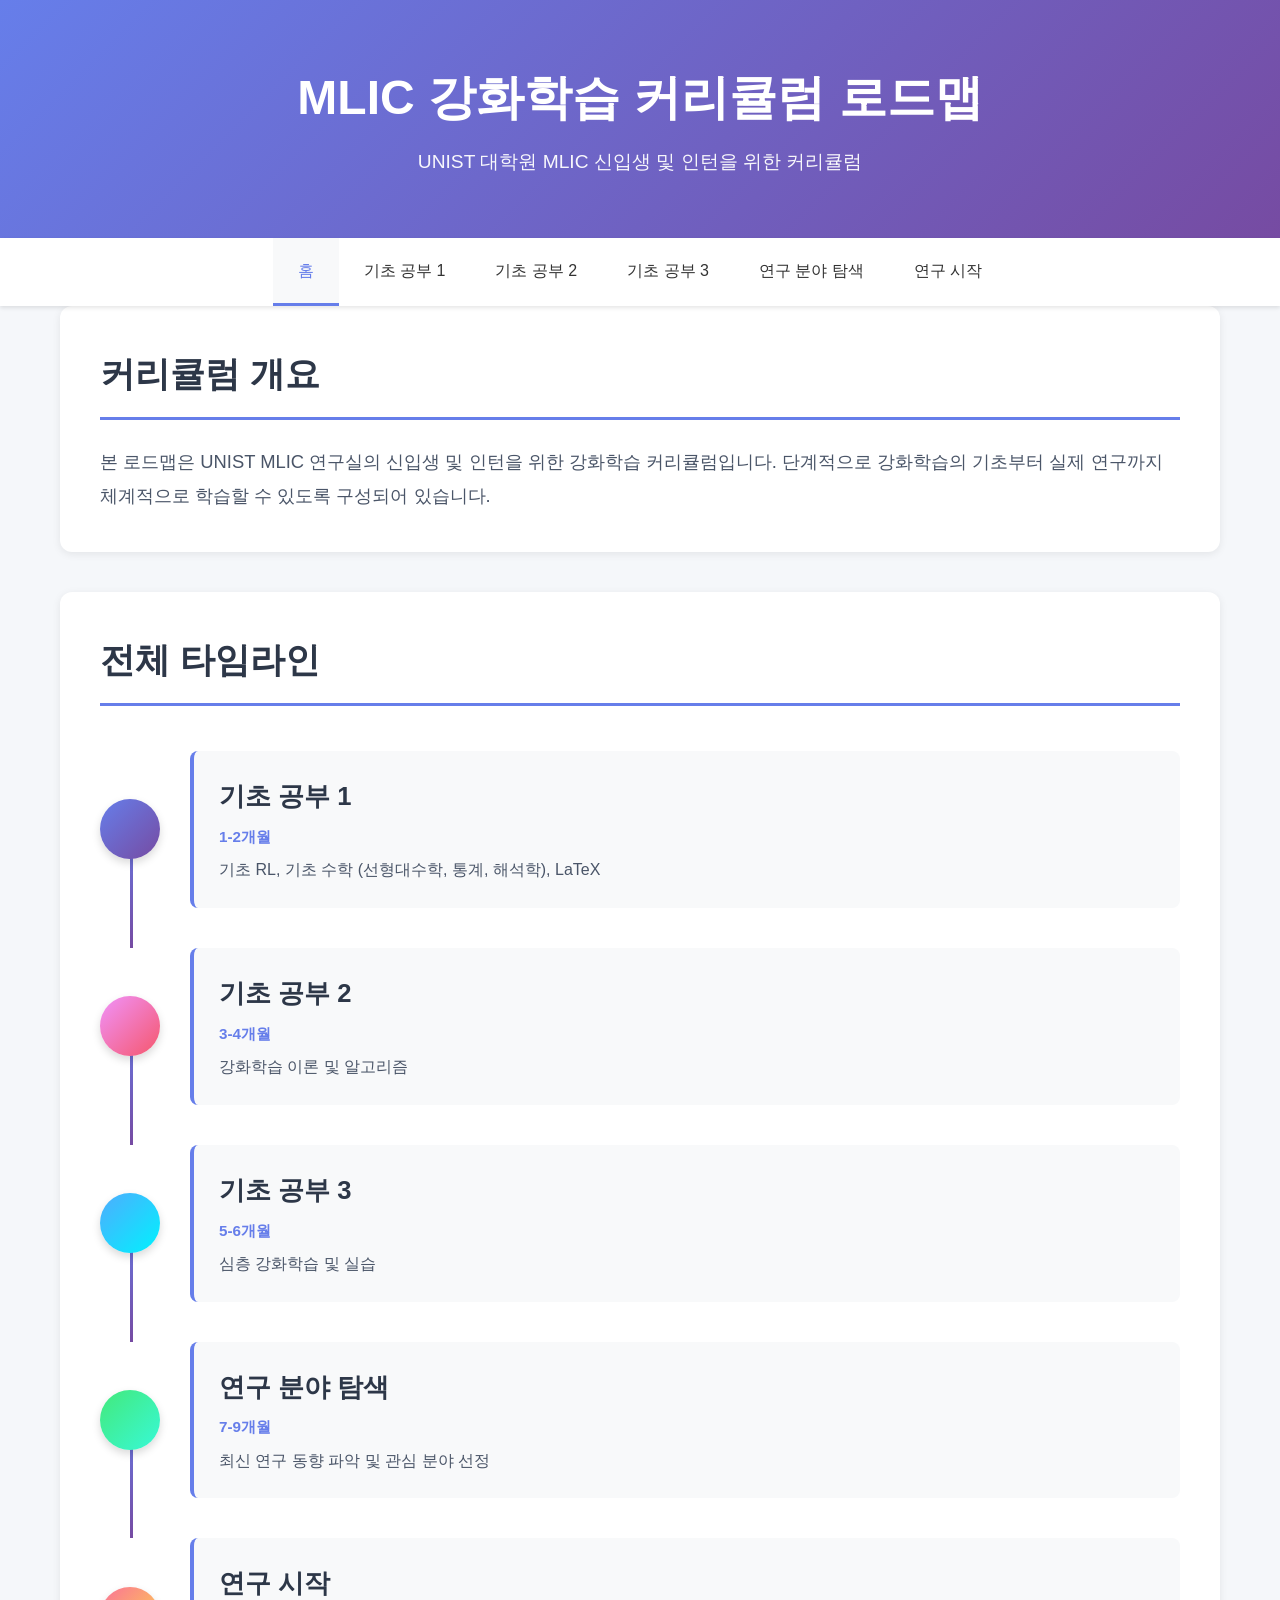
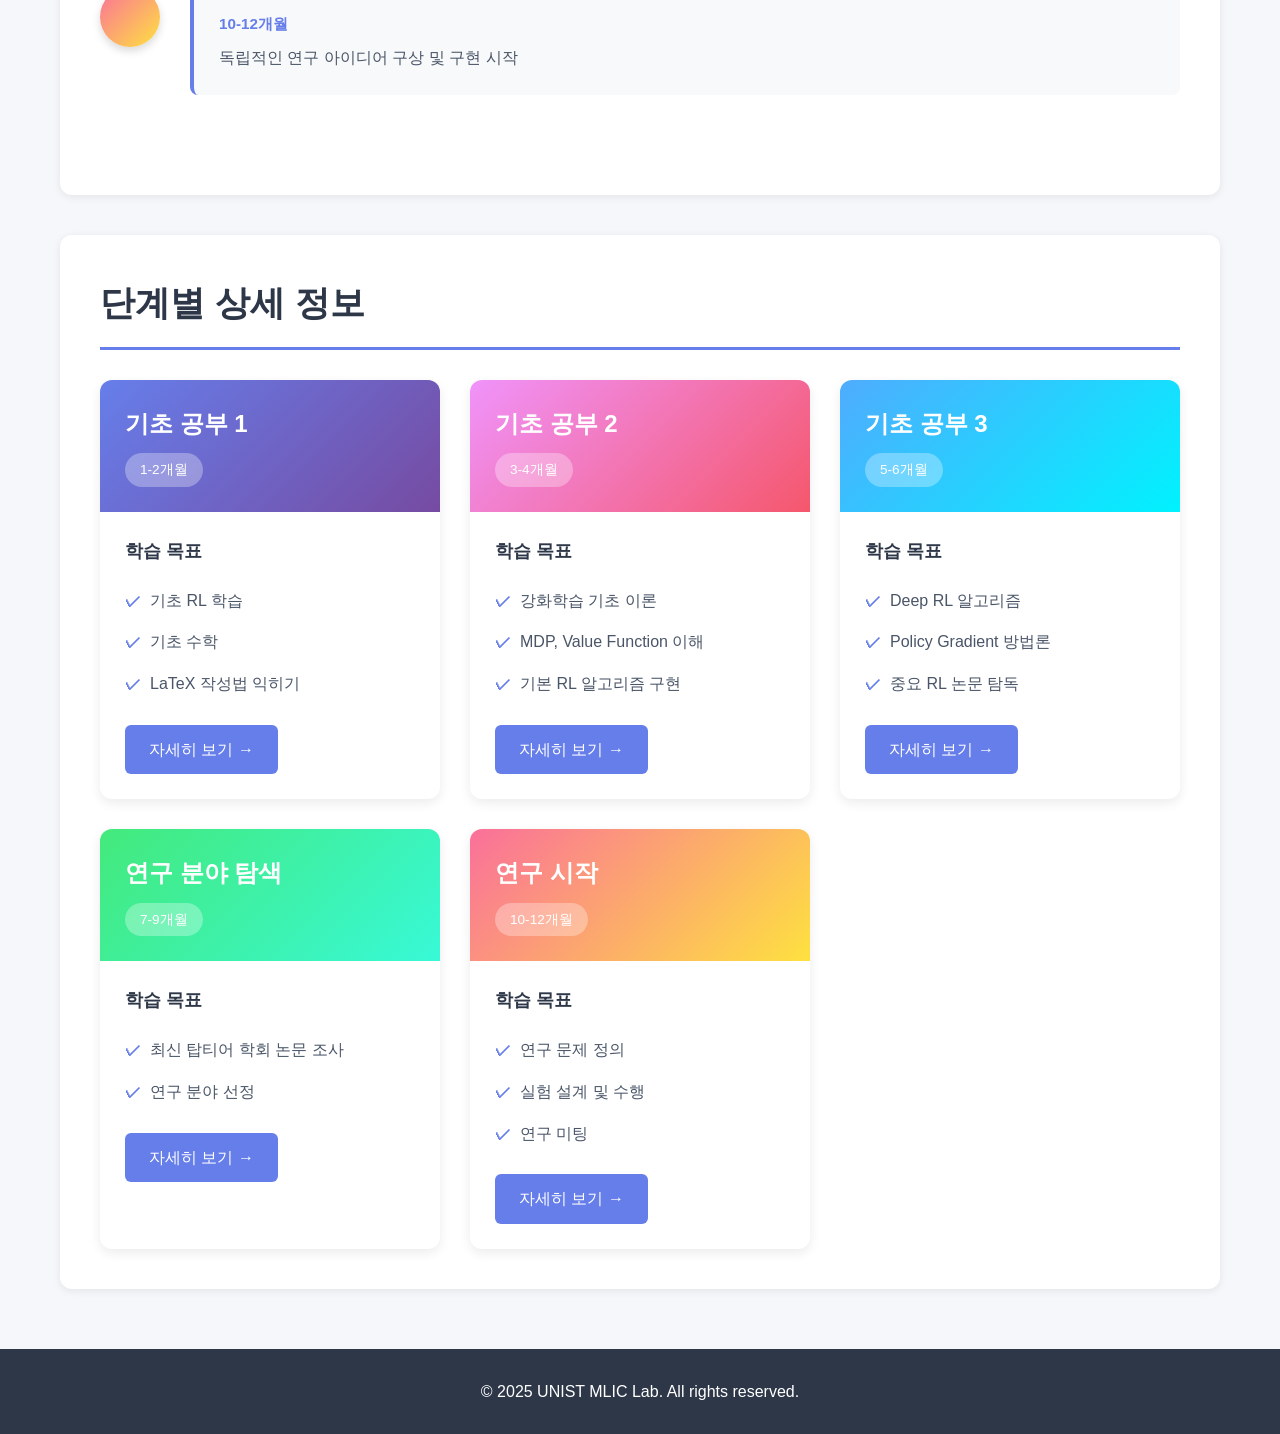
<file: index.html>
<!DOCTYPE html>
<html lang="ko">
<head>
    <meta charset="UTF-8">
    <meta name="viewport" content="width=device-width, initial-scale=1.0">
    <title>MLIC 강화학습 커리큘럼 로드맵</title>
    <link rel="stylesheet" href="styles.css">
</head>
<body>
    <header>
        <div class="container">
            <h1>MLIC 강화학습 커리큘럼 로드맵</h1>
            <p class="subtitle">UNIST 대학원 MLIC 신입생 및 인턴을 위한 커리큘럼</p>
        </div>
    </header>

    <nav class="main-nav">
        <div class="container">
            <ul>
                <li><a href="index.html" class="active">홈</a></li>
                <li><a href="stage1.html">기초 공부 1</a></li>
                <li><a href="stage2.html">기초 공부 2</a></li>
                <li><a href="stage3.html">기초 공부 3</a></li>
                <li><a href="stage4.html">연구 분야 탐색</a></li>
                <li><a href="stage5.html">연구 시작</a></li>
            </ul>
        </div>
    </nav>

    <main class="container">
        <section class="intro">
            <h2>커리큘럼 개요</h2>
            <p>본 로드맵은 UNIST MLIC 연구실의 신입생 및 인턴을 위한 강화학습 커리큘럼입니다. 
            단계적으로 강화학습의 기초부터 실제 연구까지 체계적으로 학습할 수 있도록 구성되어 있습니다.</p>
        </section>

        <section class="timeline">
            <h2>전체 타임라인</h2>
            <div class="timeline-container">
                <div class="timeline-item">
                    <div class="timeline-marker stage1"></div>
                    <div class="timeline-content">
                        <h3><a href="stage1.html">기초 공부 1</a></h3>
                        <p class="period">1-2개월</p>
                        <p>기초 RL, 기초 수학 (선형대수학, 통계, 해석학), LaTeX</p>
                    </div>
                </div>

                <div class="timeline-item">
                    <div class="timeline-marker stage2"></div>
                    <div class="timeline-content">
                        <h3><a href="stage2.html">기초 공부 2</a></h3>
                        <p class="period">3-4개월</p>
                        <p>강화학습 이론 및 알고리즘</p>
                    </div>
                </div>

                <div class="timeline-item">
                    <div class="timeline-marker stage3"></div>
                    <div class="timeline-content">
                        <h3><a href="stage3.html">기초 공부 3</a></h3>
                        <p class="period">5-6개월</p>
                        <p>심층 강화학습 및 실습</p>
                    </div>
                </div>

                <div class="timeline-item">
                    <div class="timeline-marker stage4"></div>
                    <div class="timeline-content">
                        <h3><a href="stage4.html">연구 분야 탐색</a></h3>
                        <p class="period">7-9개월</p>
                        <p>최신 연구 동향 파악 및 관심 분야 선정</p>
                    </div>
                </div>

                <div class="timeline-item">
                    <div class="timeline-marker stage5"></div>
                    <div class="timeline-content">
                        <h3><a href="stage5.html">연구 시작</a></h3>
                        <p class="period">10-12개월</p>
                        <p>독립적인 연구 아이디어 구상 및 구현 시작</p>
                    </div>
                </div>
            </div>
        </section>

        <section class="info-cards">
            <h2>단계별 상세 정보</h2>
            <div class="cards-grid">
                <div class="card">
                    <div class="card-header stage1-bg">
                        <h3>기초 공부 1</h3>
                        <span class="badge">1-2개월</span>
                    </div>
                    <div class="card-body">
                        <h4>학습 목표</h4>
                        <ul>
                            <li>기초 RL 학습</li>
                            <li>기초 수학</li>
                            <li>LaTeX 작성법 익히기</li>
                        </ul>
                        <a href="stage1.html" class="btn">자세히 보기 →</a>
                    </div>
                </div>

                <div class="card">
                    <div class="card-header stage2-bg">
                        <h3>기초 공부 2</h3>
                        <span class="badge">3-4개월</span>
                    </div>
                    <div class="card-body">
                        <h4>학습 목표</h4>
                        <ul>
                            <li>강화학습 기초 이론</li>
                            <li>MDP, Value Function 이해</li>
                            <li>기본 RL 알고리즘 구현</li>
                        </ul>
                        <a href="stage2.html" class="btn">자세히 보기 →</a>
                    </div>
                </div>

                <div class="card">
                    <div class="card-header stage3-bg">
                        <h3>기초 공부 3</h3>
                        <span class="badge">5-6개월</span>
                    </div>
                    <div class="card-body">
                        <h4>학습 목표</h4>
                        <ul>
                            <li>Deep RL 알고리즘</li>
                            <li>Policy Gradient 방법론</li>
                            <li>중요 RL 논문 탐독</li>
                        </ul>
                        <a href="stage3.html" class="btn">자세히 보기 →</a>
                    </div>
                </div>

                <div class="card">
                    <div class="card-header stage4-bg">
                        <h3>연구 분야 탐색</h3>
                        <span class="badge">7-9개월</span>
                    </div>
                    <div class="card-body">
                        <h4>학습 목표</h4>
                        <ul>
                            <li>최신 탑티어 학회 논문 조사</li>
                            <li>연구 분야 선정</li>
                        </ul>
                        <a href="stage4.html" class="btn">자세히 보기 →</a>
                    </div>
                </div>

                <div class="card">
                    <div class="card-header stage5-bg">
                        <h3>연구 시작</h3>
                        <span class="badge">10-12개월</span>
                    </div>
                    <div class="card-body">
                        <h4>학습 목표</h4>
                        <ul>
                            <li>연구 문제 정의</li>
                            <li>실험 설계 및 수행</li>
                            <li>연구 미팅</li>
                        </ul>
                        <a href="stage5.html" class="btn">자세히 보기 →</a>
                    </div>
                </div>
            </div>
        </section>
    </main>

    <footer>
        <div class="container">
            <p>&copy; 2025 UNIST MLIC Lab. All rights reserved.</p>
        </div>
    </footer>
</body>
</html>
</file>
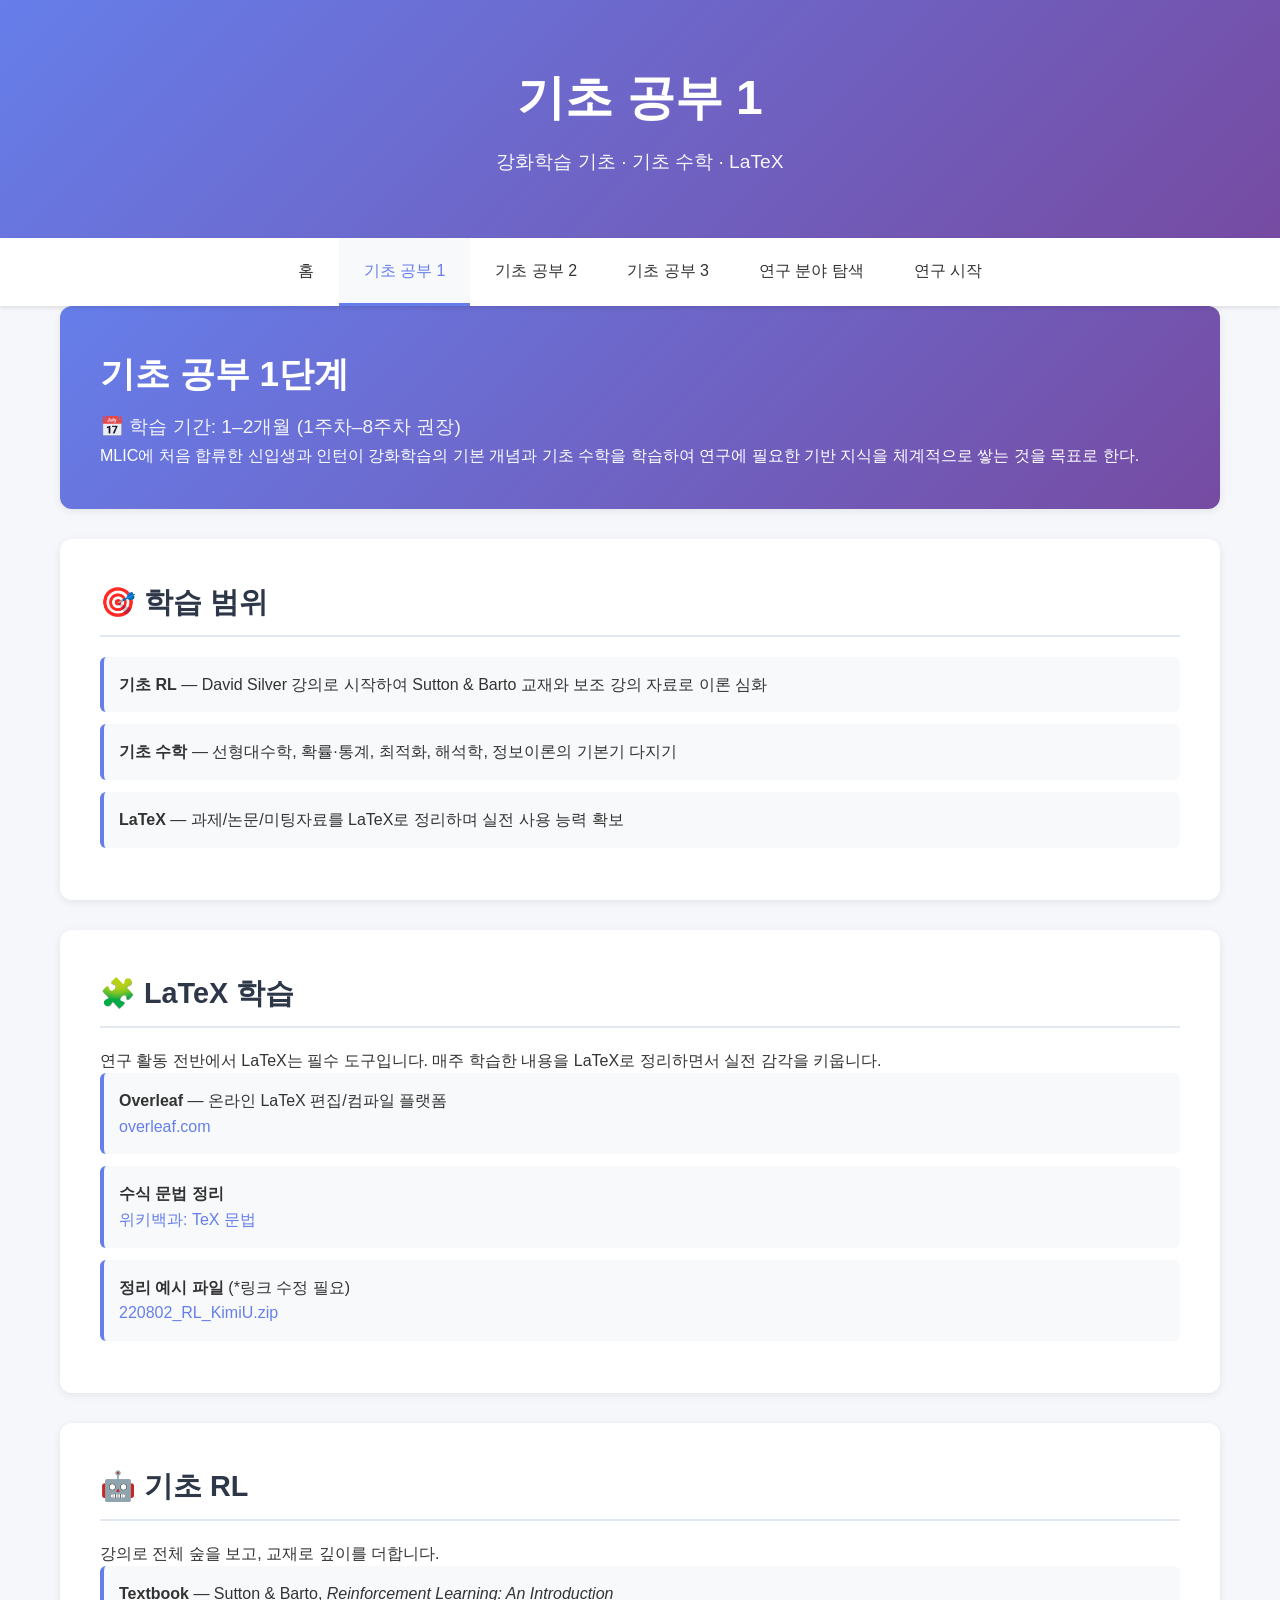
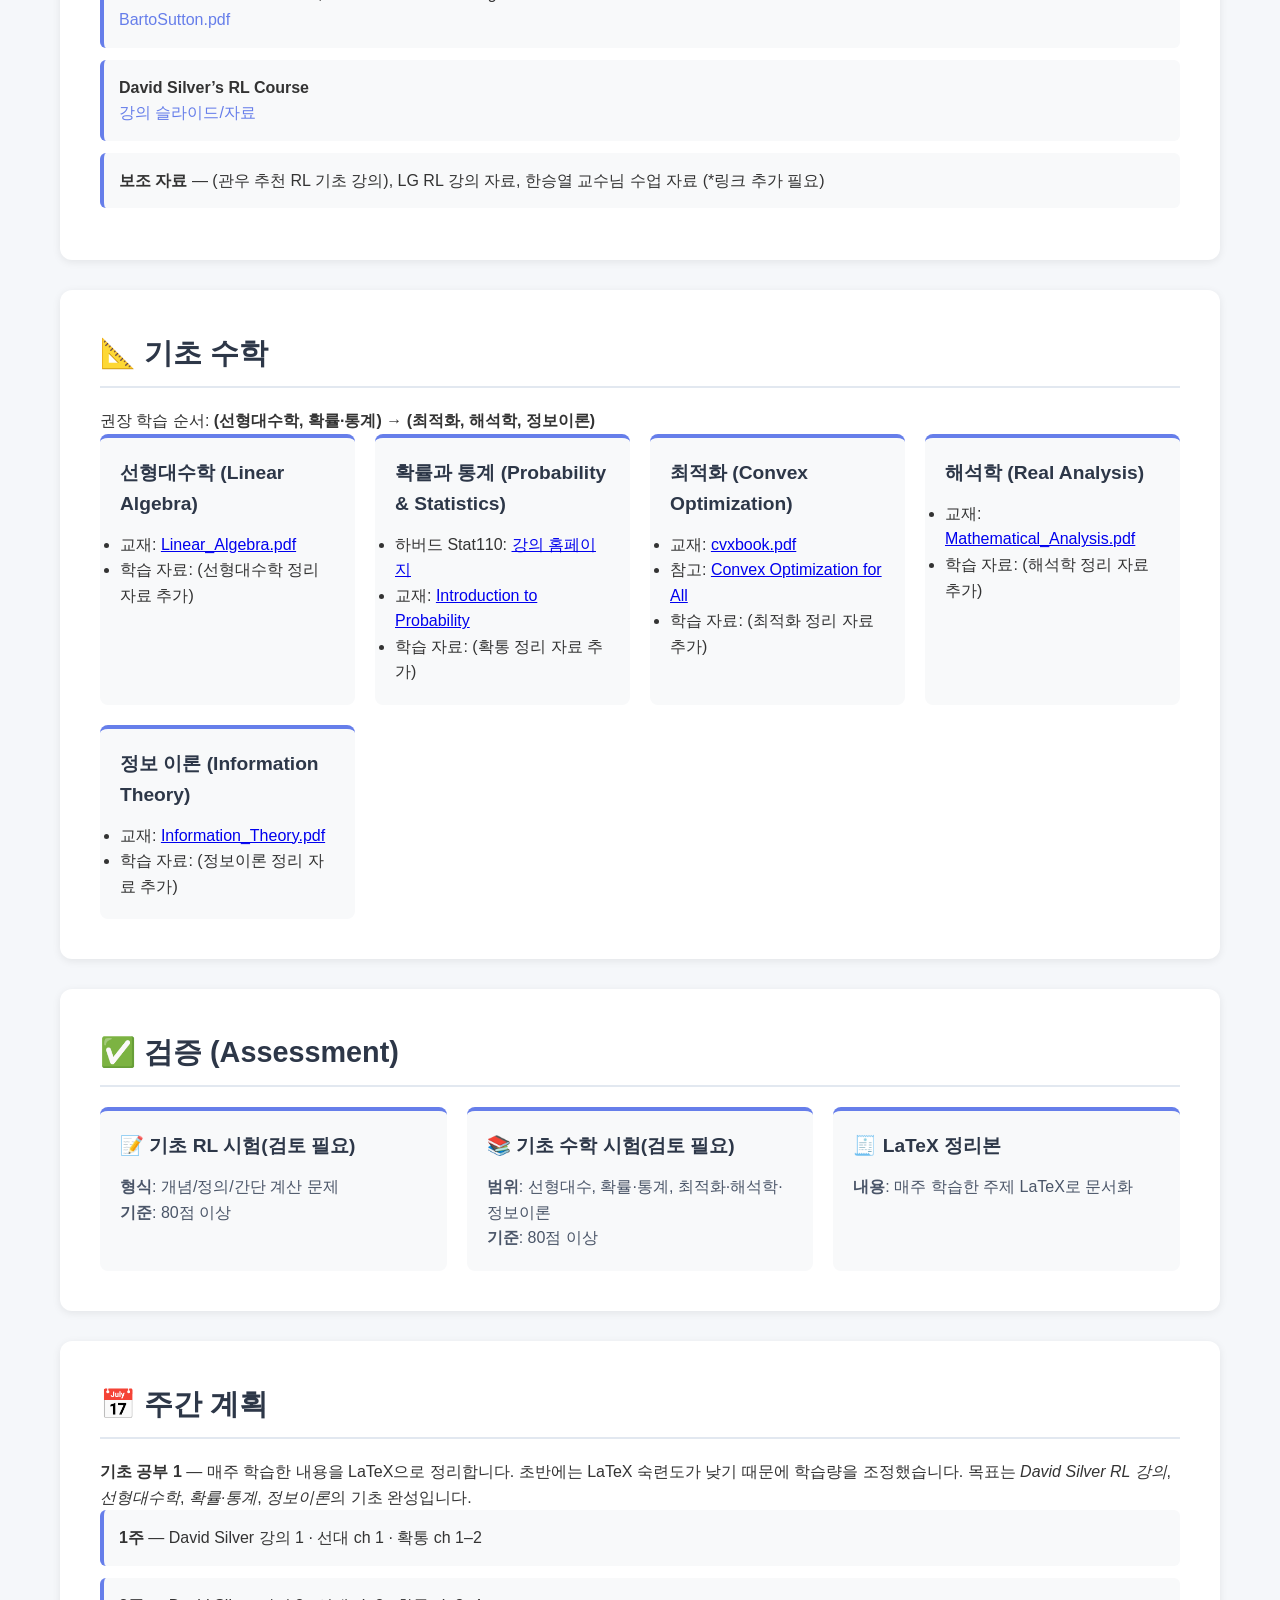
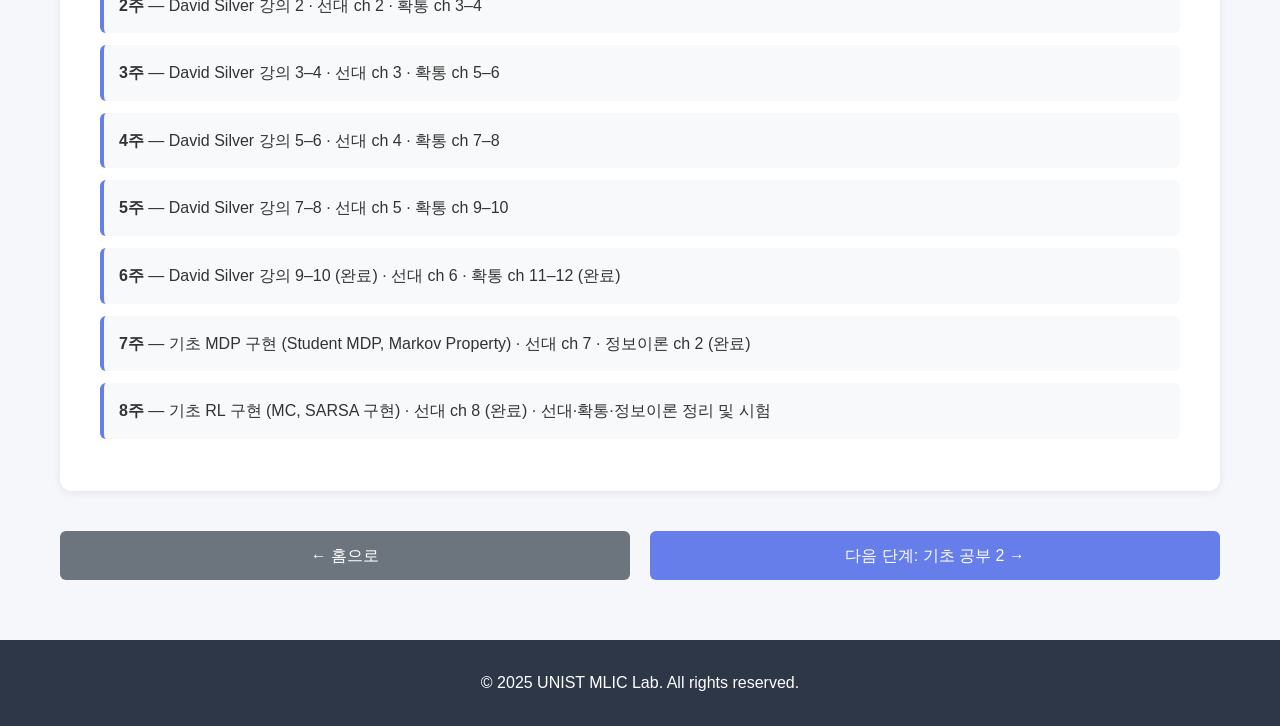
<file: stage1.html>
<!DOCTYPE html>
<html lang="ko">
<head>
  <meta charset="UTF-8" />
  <meta name="viewport" content="width=device-width, initial-scale=1.0"/>
  <title>기초 공부 1 - MLIC 강화학습 커리큘럼</title>
  <link rel="stylesheet" href="styles.css"/>
</head>
<body>
  <header>
    <div class="container">
      <h1>기초 공부 1</h1>
      <p class="subtitle">강화학습 기초 · 기초 수학 · LaTeX</p>
    </div>
  </header>

  <nav class="main-nav">
    <div class="container">
      <ul>
        <li><a href="index.html">홈</a></li>
        <li><a href="stage1.html" class="active">기초 공부 1</a></li>
        <li><a href="stage2.html">기초 공부 2</a></li>
        <li><a href="stage3.html">기초 공부 3</a></li>
        <li><a href="stage4.html">연구 분야 탐색</a></li>
        <li><a href="stage5.html">연구 시작</a></li>
      </ul>
    </div>
  </nav>

  <main class="container">
    <!-- 소개 -->
    <section class="stage-header">
      <h2>기초 공부 1단계</h2>
      <p class="period">📅 학습 기간: 1–2개월 (1주차–8주차 권장)</p>
      <p>MLIC에 처음 합류한 신입생과 인턴이 강화학습의 기본 개념과 기초 수학을 학습하여 연구에 필요한 기반 지식을 체계적으로 쌓는 것을 목표로 한다.</p>
    </section>

    <!-- 학습 범위 -->
    <section class="content-section">
      <h3>🎯 학습 범위</h3>
      <ul class="objectives-list">
        <li><strong>기초 RL</strong> — David Silver 강의로 시작하여 Sutton &amp; Barto 교재와 보조 강의 자료로 이론 심화</li>
        <li><strong>기초 수학</strong> — 선형대수학, 확률·통계, 최적화, 해석학, 정보이론의 기본기 다지기</li>
        <li><strong>LaTeX</strong> — 과제/논문/미팅자료를 LaTeX로 정리하며 실전 사용 능력 확보</li>
      </ul>
    </section>

    <!-- LaTeX -->
    <section class="content-section">
      <h3>🧩 LaTeX 학습</h3>
      <p>연구 활동 전반에서 LaTeX는 필수 도구입니다. 매주 학습한 내용을 LaTeX로 정리하면서 실전 감각을 키웁니다.</p>
      <ul class="materials-list">
        <li><strong>Overleaf</strong> — 온라인 LaTeX 편집/컴파일 플랫폼<br/>
          <a href="https://www.overleaf.com/" target="_blank">overleaf.com</a>
        </li>
        <li><strong>수식 문법 정리</strong><br/>
          <a href="https://ko.wikipedia.org/wiki/%EB%8F%84%EC%9B%80%EB%A7%90:TeX_%EB%AC%B8%EB%B2%95" target="_blank">위키백과: TeX 문법</a>
        </li>
        <li><strong>정리 예시 파일</strong> (*링크 수정 필요)<br/>
          <a href="220802_RL_KimiU.zip" download>220802_RL_KimiU.zip</a>
        </li>
      </ul>
    </section>

    <!-- 기초 RL -->
    <section class="content-section">
      <h3>🤖 기초 RL</h3>
      <p>강의로 전체 숲을 보고, 교재로 깊이를 더합니다.</p>
      <ul class="materials-list">
        <li><strong>Textbook</strong> — Sutton &amp; Barto, <em>Reinforcement Learning: An Introduction</em><br/>
          <a href="https://www.andrew.cmu.edu/course/10-703/textbook/BartoSutton.pdf" target="_blank">BartoSutton.pdf</a>
        </li>
        <li><strong>David Silver’s RL Course</strong><br/>
          <a href="https://davidstarsilver.wordpress.com/teaching/" target="_blank">강의 슬라이드/자료</a>
        </li>
        <li><strong>보조 자료</strong> — (관우 추천 RL 기초 강의), LG RL 강의 자료, 한승열 교수님 수업 자료 (*링크 추가 필요)</li>
      </ul>
    </section>

    <!-- 기초 수학 -->
    <section class="content-section">
      <h3>📐 기초 수학</h3>
      <p>권장 학습 순서: <strong>(선형대수학, 확률·통계)</strong> → <strong>(최적화, 해석학, 정보이론)</strong></p>

      <div class="evaluation-grid">
        <div class="eval-item">
          <h4>선형대수학 (Linear Algebra)</h4>
          <ul>
            <li>교재: <a href="https://file.notion.so/f/f/89511077-9885-4f4a-8037-06a2d4fdc052/f5c7c952-7b0c-4270-895f-b9cb94c6bf68/Linear_Algebra.pdf?table=block&id=a9f5a051-58f9-4fd7-99d7-381515a370b0&spaceId=89511077-9885-4f4a-8037-06a2d4fdc052&expirationTimestamp=1760299200000&signature=cKYSp92NwYIcWbn4J0dwQUB1L5fE-Vdc4QSIPmkF1nc&downloadName=Linear_Algebra.pdf" download>Linear_Algebra.pdf</a></li>
            <li>학습 자료: (선형대수학 정리 자료 추가)</li>
          </ul>
        </div>

        <div class="eval-item">
          <h4>확률과 통계 (Probability &amp; Statistics)</h4>
          <ul>
            <li>하버드 Stat110: <a href="https://projects.iq.harvard.edu/stat110/home" target="_blank">강의 홈페이지</a></li>
            <li>교재: <a href="http://probabilitybook.net/" target="_blank">Introduction to Probability</a></li>
            <li>학습 자료: (확통 정리 자료 추가)</li>
          </ul>
        </div>

        <div class="eval-item">
          <h4>최적화 (Convex Optimization)</h4>
          <ul>
            <li>교재: <a href="https://file.notion.so/f/f/89511077-9885-4f4a-8037-06a2d4fdc052/a5a854e9-9d0e-4daf-95ff-9d62489b10b2/bv_cvxbook.pdf?table=block&id=fdabe44c-26a8-4b64-ba04-d0e6fd02b8dc&spaceId=89511077-9885-4f4a-8037-06a2d4fdc052&expirationTimestamp=1760299200000&signature=GbBP7gslr5eGL_4EwkCCPvzremum9Fe138foj4SXc3U&downloadName=bv_cvxbook.pdf" download>cvxbook.pdf</a></li>
            <li>참고: <a href="https://convex-optimization-for-all.github.io/" target="_blank">Convex Optimization for All</a></li>
            <li>학습 자료: (최적화 정리 자료 추가)</li>
          </ul>
        </div>

        <div class="eval-item">
          <h4>해석학 (Real Analysis)</h4>
          <ul>
            <li>교재: <a href="https://file.notion.so/f/f/89511077-9885-4f4a-8037-06a2d4fdc052/09c2310a-9fc0-44fd-a912-d1b070cf76ca/Introduction_to_Mathematical_AnalysisSteven_A_Douglass.pdf?table=block&id=16c436fb-ade5-456d-ba0a-047a09247e14&spaceId=89511077-9885-4f4a-8037-06a2d4fdc052&expirationTimestamp=1760299200000&signature=vMmOIKuwerR_tlj57uFMKAyWbDUZlBGYsjGNefg131M&downloadName=Introduction+to+Mathematical+Analysis%2CSteven_A_Douglass.pdf" download>Mathematical_Analysis.pdf</a></li>
            <li>학습 자료: (해석학 정리 자료 추가)</li>
          </ul>
        </div>

        <div class="eval-item">
          <h4>정보 이론 (Information Theory)</h4>
          <ul>
            <li>교재: <a href="https://file.notion.so/f/f/89511077-9885-4f4a-8037-06a2d4fdc052/3f8cb682-af96-4532-8a62-a6f673ff1caf/Wiley.Interscience.Elements.of.Information.Theory.Jul.2006.eBook-DDU.pdf?table=block&id=4110dd8e-6e2f-4a0a-b9fb-e9796534ab5e&spaceId=89511077-9885-4f4a-8037-06a2d4fdc052&expirationTimestamp=1760299200000&signature=EqK7TewsvKEV1ghqWh_Gee2SfcVziN73LbMhReY1Wh4&downloadName=Wiley.Interscience.Elements.of.Information.Theory.Jul.2006.eBook-DDU.pdf" download>Information_Theory.pdf</a></li>
            <li>학습 자료: (정보이론 정리 자료 추가)</li>
          </ul>
        </div>
      </div>
    </section>

    <!-- 검증 -->
    <section class="content-section">
      <h3>✅ 검증 (Assessment)</h3>
      <div class="evaluation-grid">
        <div class="eval-item">
          <h4>📝 기초 RL 시험(검토 필요)</h4>
          <p><strong>형식</strong>: 개념/정의/간단 계산 문제</p>
          <p><strong>기준</strong>: 80점 이상</p>
        </div>
        <div class="eval-item">
          <h4>📚 기초 수학 시험(검토 필요)</h4>
          <p><strong>범위</strong>: 선형대수, 확률·통계, 최적화·해석학·정보이론</p>
          <p><strong>기준</strong>: 80점 이상</p>
        </div>
        <div class="eval-item">
          <h4>🧾 LaTeX 정리본</h4>
          <p><strong>내용</strong>: 매주 학습한 주제 LaTeX로 문서화</p>
        </div>
      </div>
    </section>
<section class="content-section">
  <h3>📅 주간 계획</h3>
  <p><strong>기초 공부 1</strong> — 매주 학습한 내용을 LaTeX으로 정리합니다. 
  초반에는 LaTeX 숙련도가 낮기 때문에 학습량을 조정했습니다. 
  목표는 <em>David Silver RL 강의</em>, <em>선형대수학</em>, <em>확률·통계</em>, <em>정보이론</em>의 기초 완성입니다.</p>

  <ul class="objectives-list">
    <li><strong>1주</strong> — David Silver 강의 1 · 선대 ch 1 · 확통 ch 1–2</li>
    <li><strong>2주</strong> — David Silver 강의 2 · 선대 ch 2 · 확통 ch 3–4</li>
    <li><strong>3주</strong> — David Silver 강의 3–4 · 선대 ch 3 · 확통 ch 5–6</li>
    <li><strong>4주</strong> — David Silver 강의 5–6 · 선대 ch 4 · 확통 ch 7–8</li>
    <li><strong>5주</strong> — David Silver 강의 7–8 · 선대 ch 5 · 확통 ch 9–10</li>
    <li><strong>6주</strong> — David Silver 강의 9–10 (완료) · 선대 ch 6 · 확통 ch 11–12 (완료)</li>
    <li><strong>7주</strong> — 기초 MDP 구현 (Student MDP, Markov Property) · 선대 ch 7 · 정보이론 ch 2 (완료)</li>
    <li><strong>8주</strong> — 기초 RL 구현 (MC, SARSA 구현) · 선대 ch 8 (완료) · 선대·확통·정보이론 정리 및 시험</li>
  </ul>

</section>
    <div class="nav-buttons">
      <a href="index.html" class="btn btn-prev">← 홈으로</a>
      <a href="stage2.html" class="btn">다음 단계: 기초 공부 2 →</a>
    </div>
  </main>

  <footer>
    <div class="container">
      <p>&copy; 2025 UNIST MLIC Lab. All rights reserved.</p>
    </div>
  </footer>
</body>
</html>
</file>
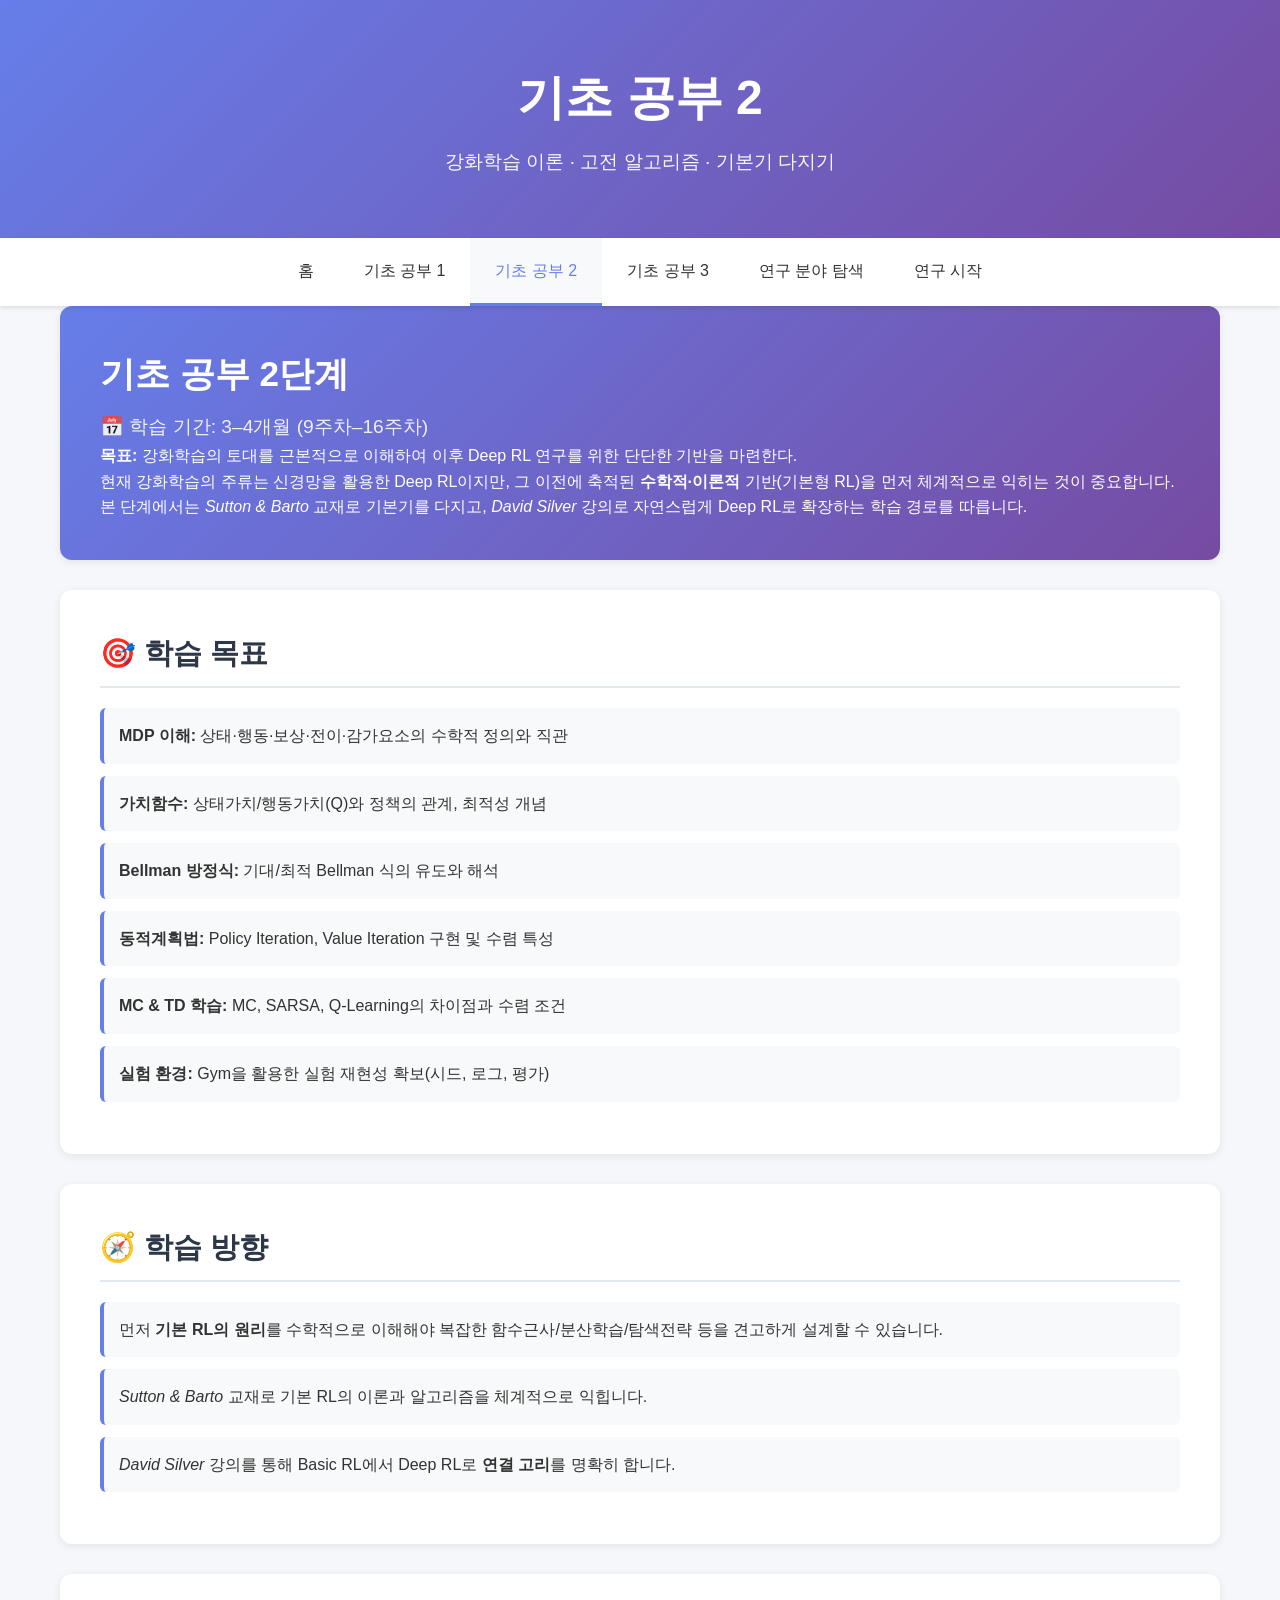
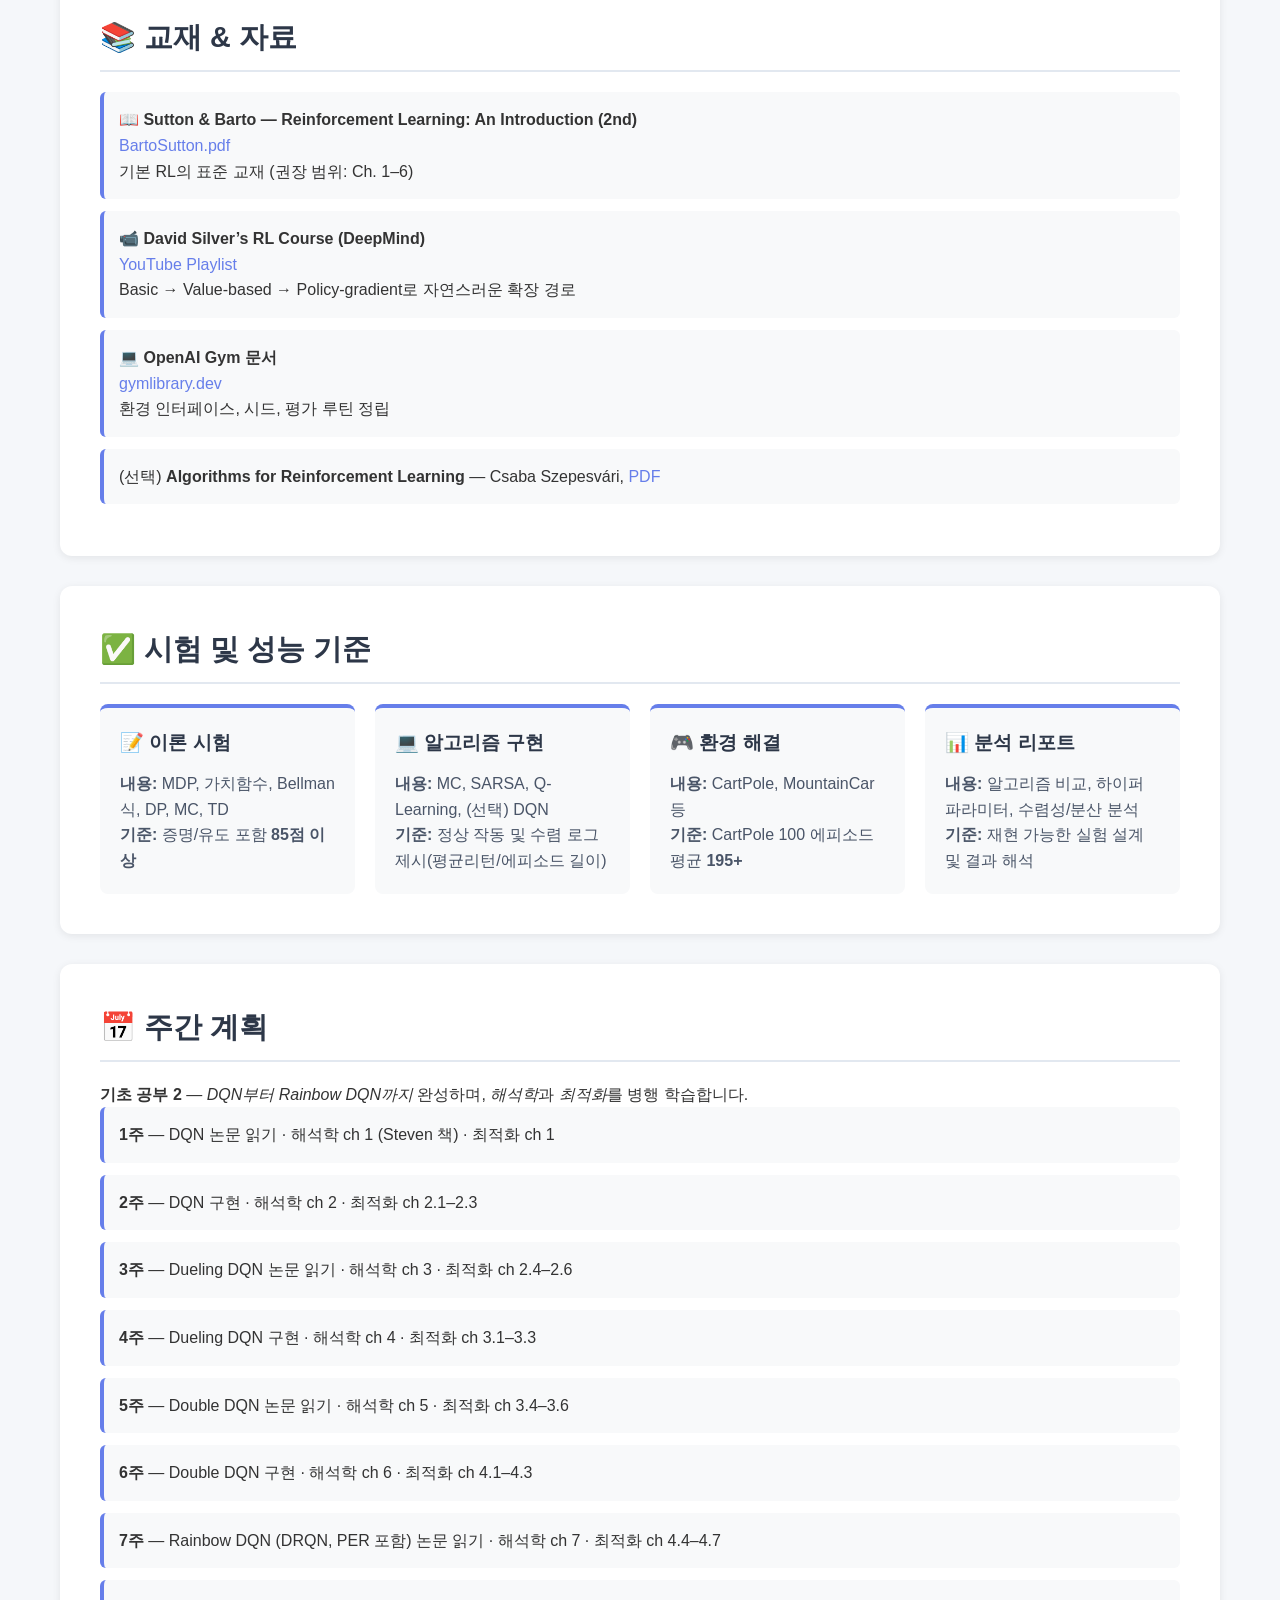
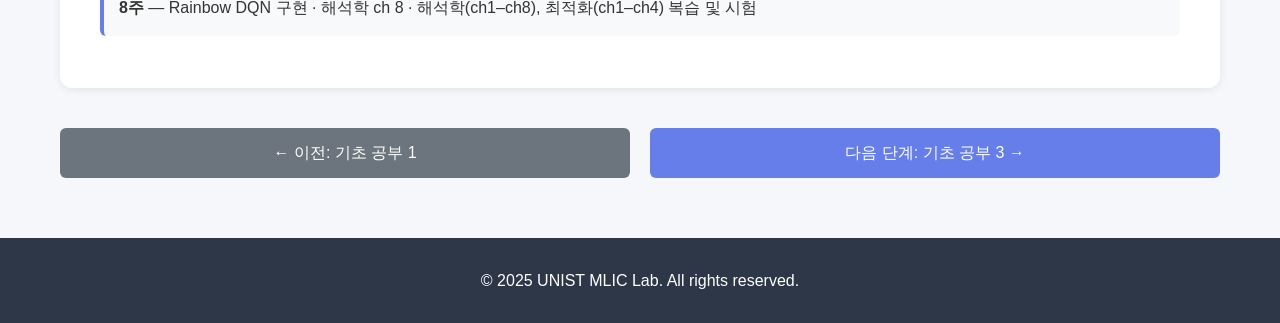
<file: stage2.html>
<!DOCTYPE html>
<html lang="ko">
<head>
  <meta charset="UTF-8" />
  <meta name="viewport" content="width=device-width, initial-scale=1.0"/>
  <title>기초 공부 2 - MLIC 강화학습 커리큘럼</title>
  <link rel="stylesheet" href="styles.css"/>
</head>
<body>
  <header>
    <div class="container">
      <h1>기초 공부 2</h1>
      <p class="subtitle">강화학습 이론 · 고전 알고리즘 · 기본기 다지기</p>
    </div>
  </header>

  <nav class="main-nav">
    <div class="container">
      <ul>
        <li><a href="index.html">홈</a></li>
        <li><a href="stage1.html">기초 공부 1</a></li>
        <li><a href="stage2.html" class="active">기초 공부 2</a></li>
        <li><a href="stage3.html">기초 공부 3</a></li>
        <li><a href="stage4.html">연구 분야 탐색</a></li>
        <li><a href="stage5.html">연구 시작</a></li>
      </ul>
    </div>
  </nav>

  <main class="container">
    <!-- 소개 -->
    <section class="stage-header">
      <h2>기초 공부 2단계</h2>
      <p class="period">📅 학습 기간: 3–4개월 (9주차–16주차)</p>
      <p><strong>목표:</strong> 강화학습의 토대를 근본적으로 이해하여 이후 Deep RL 연구를 위한 단단한 기반을 마련한다.</p>
      <p class="muted">
        현재 강화학습의 주류는 신경망을 활용한 Deep RL이지만, 그 이전에 축적된
        <strong>수학적·이론적</strong> 기반(기본형 RL)을 먼저 체계적으로 익히는 것이 중요합니다.
        본 단계에서는 <em>Sutton &amp; Barto</em> 교재로 기본기를 다지고, <em>David Silver</em> 강의로
        자연스럽게 Deep RL로 확장하는 학습 경로를 따릅니다.
      </p>
    </section>

    <!-- 학습 목표 -->
    <section class="content-section">
      <h3>🎯 학습 목표</h3>
      <ul class="objectives-list">
        <li><strong>MDP 이해:</strong> 상태·행동·보상·전이·감가요소의 수학적 정의와 직관</li>
        <li><strong>가치함수:</strong> 상태가치/행동가치(Q)와 정책의 관계, 최적성 개념</li>
        <li><strong>Bellman 방정식:</strong> 기대/최적 Bellman 식의 유도와 해석</li>
        <li><strong>동적계획법:</strong> Policy Iteration, Value Iteration 구현 및 수렴 특성</li>
        <li><strong>MC &amp; TD 학습:</strong> MC, SARSA, Q-Learning의 차이점과 수렴 조건</li>
        <li><strong>실험 환경:</strong> Gym을 활용한 실험 재현성 확보(시드, 로그, 평가)</li>
      </ul>
    </section>

    <!-- 학습 방향 -->
    <section class="content-section">
      <h3>🧭 학습 방향</h3>
      <ul class="objectives-list">
        <li>먼저 <strong>기본 RL의 원리</strong>를 수학적으로 이해해야 복잡한 함수근사/분산학습/탐색전략 등을 견고하게 설계할 수 있습니다.</li>
        <li><em>Sutton &amp; Barto</em> 교재로 기본 RL의 이론과 알고리즘을 체계적으로 익힙니다.</li>
        <li><em>David Silver</em> 강의를 통해 Basic RL에서 Deep RL로 <strong>연결 고리</strong>를 명확히 합니다.</li>
      </ul>
    </section>

    <!-- 교재 & 자료 -->
    <section class="content-section">
      <h3>📚 교재 &amp; 자료</h3>
      <ul class="materials-list">
        <li>
          <strong>📖 Sutton &amp; Barto — Reinforcement Learning: An Introduction (2nd)</strong><br/>
          <a href="https://www.andrew.cmu.edu/course/10-703/textbook/BartoSutton.pdf" target="_blank">BartoSutton.pdf</a><br/>
          기본 RL의 표준 교재 (권장 범위: Ch. 1–6)
        </li>
        <li>
          <strong>📹 David Silver’s RL Course (DeepMind)</strong><br/>
          <a href="https://www.youtube.com/playlist?list=PLqYmG7hTraZDM-OYHWgPebj2MfCFzFObQ" target="_blank">YouTube Playlist</a><br/>
          Basic → Value-based → Policy-gradient로 자연스러운 확장 경로
        </li>
        <li>
          <strong>💻 OpenAI Gym 문서</strong><br/>
          <a href="https://www.gymlibrary.dev/" target="_blank">gymlibrary.dev</a><br/>
          환경 인터페이스, 시드, 평가 루틴 정립
        </li>
        <li class="muted">
          (선택) <strong>Algorithms for Reinforcement Learning</strong> — Csaba Szepesvári,
          <a href="https://sites.ualberta.ca/~szepesva/papers/RLAlgsInMDPs.pdf" target="_blank">PDF</a>
        </li>
      </ul>
    </section>


    <!-- 시험 및 성능 기준 -->
    <section class="content-section">
      <h3>✅ 시험 및 성능 기준</h3>
      <div class="evaluation-grid">
        <div class="eval-item">
          <h4>📝 이론 시험</h4>
          <p><strong>내용:</strong> MDP, 가치함수, Bellman 식, DP, MC, TD</p>
          <p><strong>기준:</strong> 증명/유도 포함 <strong>85점 이상</strong></p>
        </div>
        <div class="eval-item">
          <h4>💻 알고리즘 구현</h4>
          <p><strong>내용:</strong> MC, SARSA, Q-Learning, (선택) DQN</p>
          <p><strong>기준:</strong> 정상 작동 및 수렴 로그 제시(평균리턴/에피소드 길이)</p>
        </div>
        <div class="eval-item">
          <h4>🎮 환경 해결</h4>
          <p><strong>내용:</strong> CartPole, MountainCar 등</p>
          <p><strong>기준:</strong> CartPole 100 에피소드 평균 <strong>195+</strong></p>
        </div>
        <div class="eval-item">
          <h4>📊 분석 리포트</h4>
          <p><strong>내용:</strong> 알고리즘 비교, 하이퍼파라미터, 수렴성/분산 분석</p>
          <p><strong>기준:</strong> 재현 가능한 실험 설계 및 결과 해석</p>
        </div>
      </div>
    </section>

<section class="content-section">
  <h3>📅 주간 계획</h3>
  <p><strong>기초 공부 2</strong> — <em>DQN부터 Rainbow DQN까지</em> 완성하며, 
  <em>해석학</em>과 <em>최적화</em>를 병행 학습합니다.</p>

  <ul class="objectives-list">
    <li><strong>1주</strong> — DQN 논문 읽기 · 해석학 ch 1 (Steven 책) · 최적화 ch 1</li>
    <li><strong>2주</strong> — DQN 구현 · 해석학 ch 2 · 최적화 ch 2.1–2.3</li>
    <li><strong>3주</strong> — Dueling DQN 논문 읽기 · 해석학 ch 3 · 최적화 ch 2.4–2.6</li>
    <li><strong>4주</strong> — Dueling DQN 구현 · 해석학 ch 4 · 최적화 ch 3.1–3.3</li>
    <li><strong>5주</strong> — Double DQN 논문 읽기 · 해석학 ch 5 · 최적화 ch 3.4–3.6</li>
    <li><strong>6주</strong> — Double DQN 구현 · 해석학 ch 6 · 최적화 ch 4.1–4.3</li>
    <li><strong>7주</strong> — Rainbow DQN (DRQN, PER 포함) 논문 읽기 · 해석학 ch 7 · 최적화 ch 4.4–4.7</li>
    <li><strong>8주</strong> — Rainbow DQN 구현 · 해석학 ch 8 · 해석학(ch1–ch8), 최적화(ch1–ch4) 복습 및 시험</li>
  </ul>
</section>

    <div class="nav-buttons">
      <a href="stage1.html" class="btn btn-prev">← 이전: 기초 공부 1</a>
      <a href="stage3.html" class="btn">다음 단계: 기초 공부 3 →</a>
    </div>
  </main>

  <footer>
    <div class="container">
      <p>&copy; 2025 UNIST MLIC Lab. All rights reserved.</p>
    </div>
  </footer>
</body>
</html>
</file>
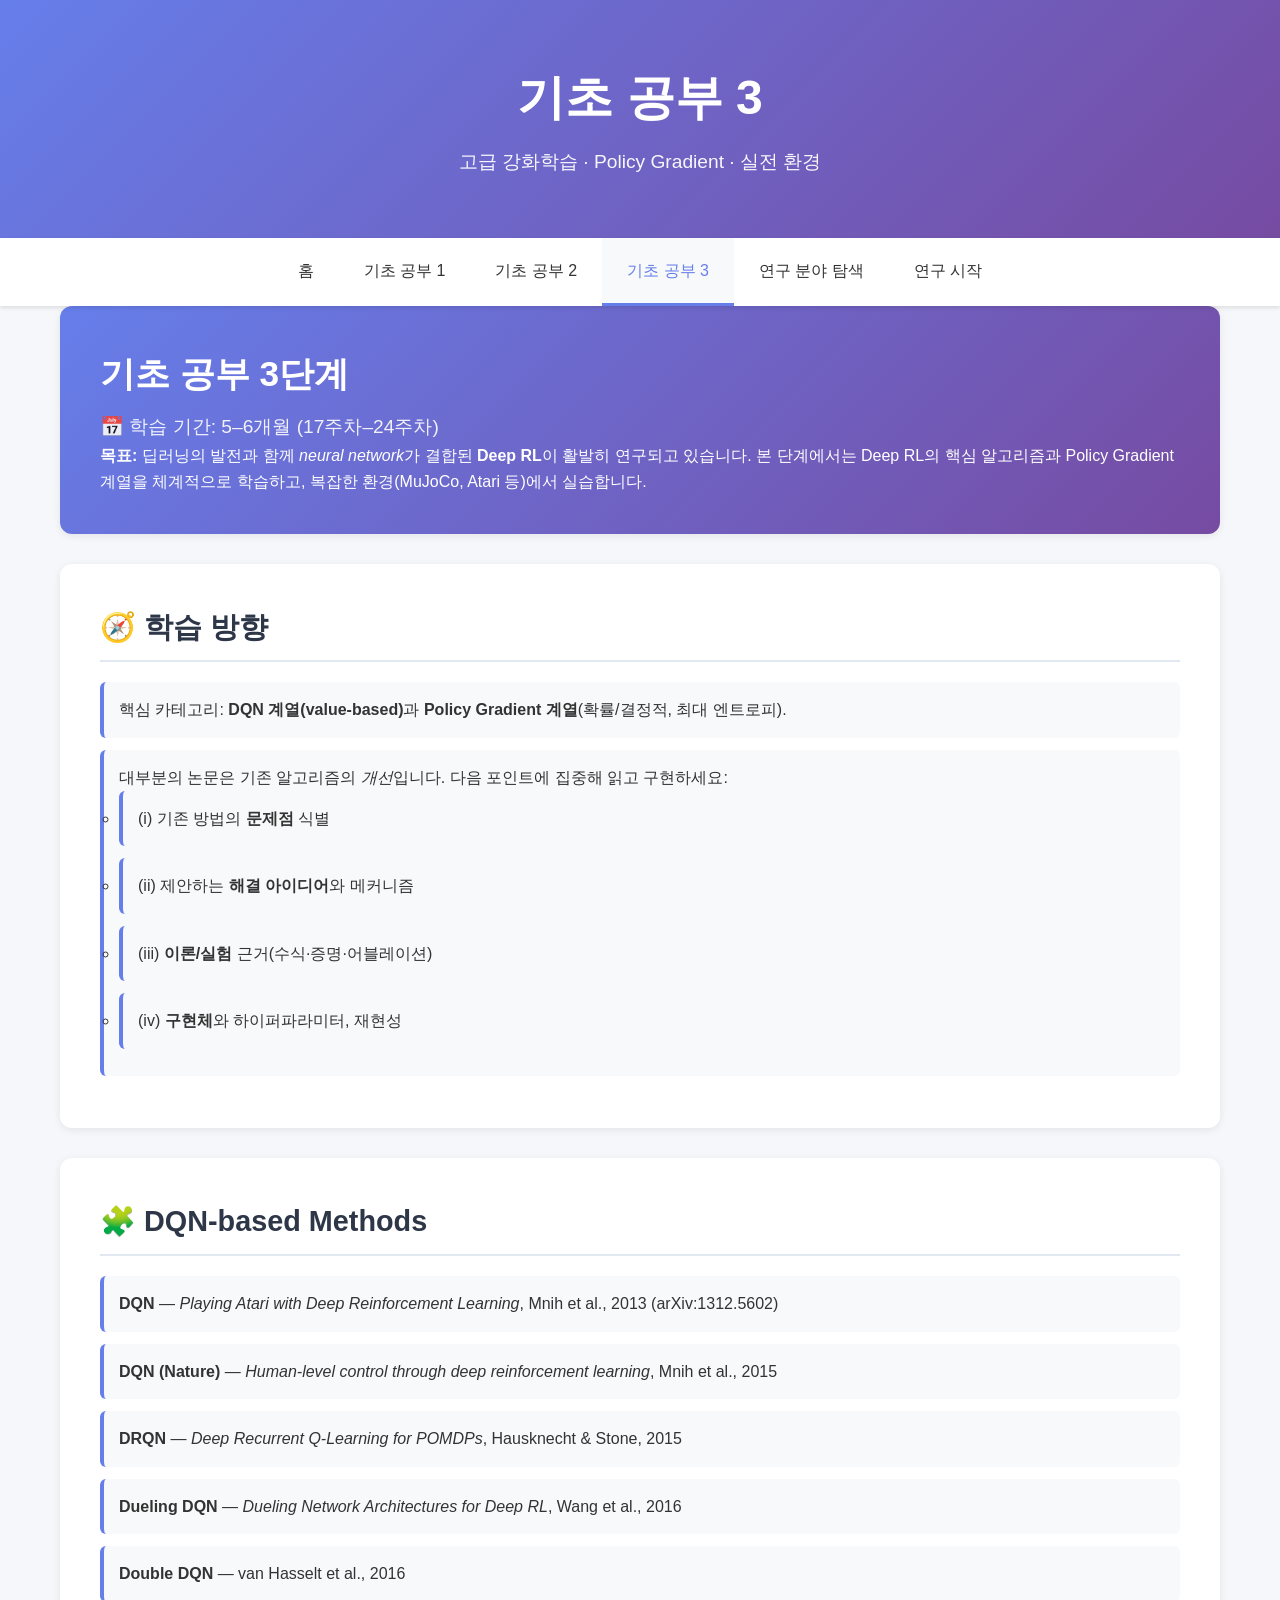
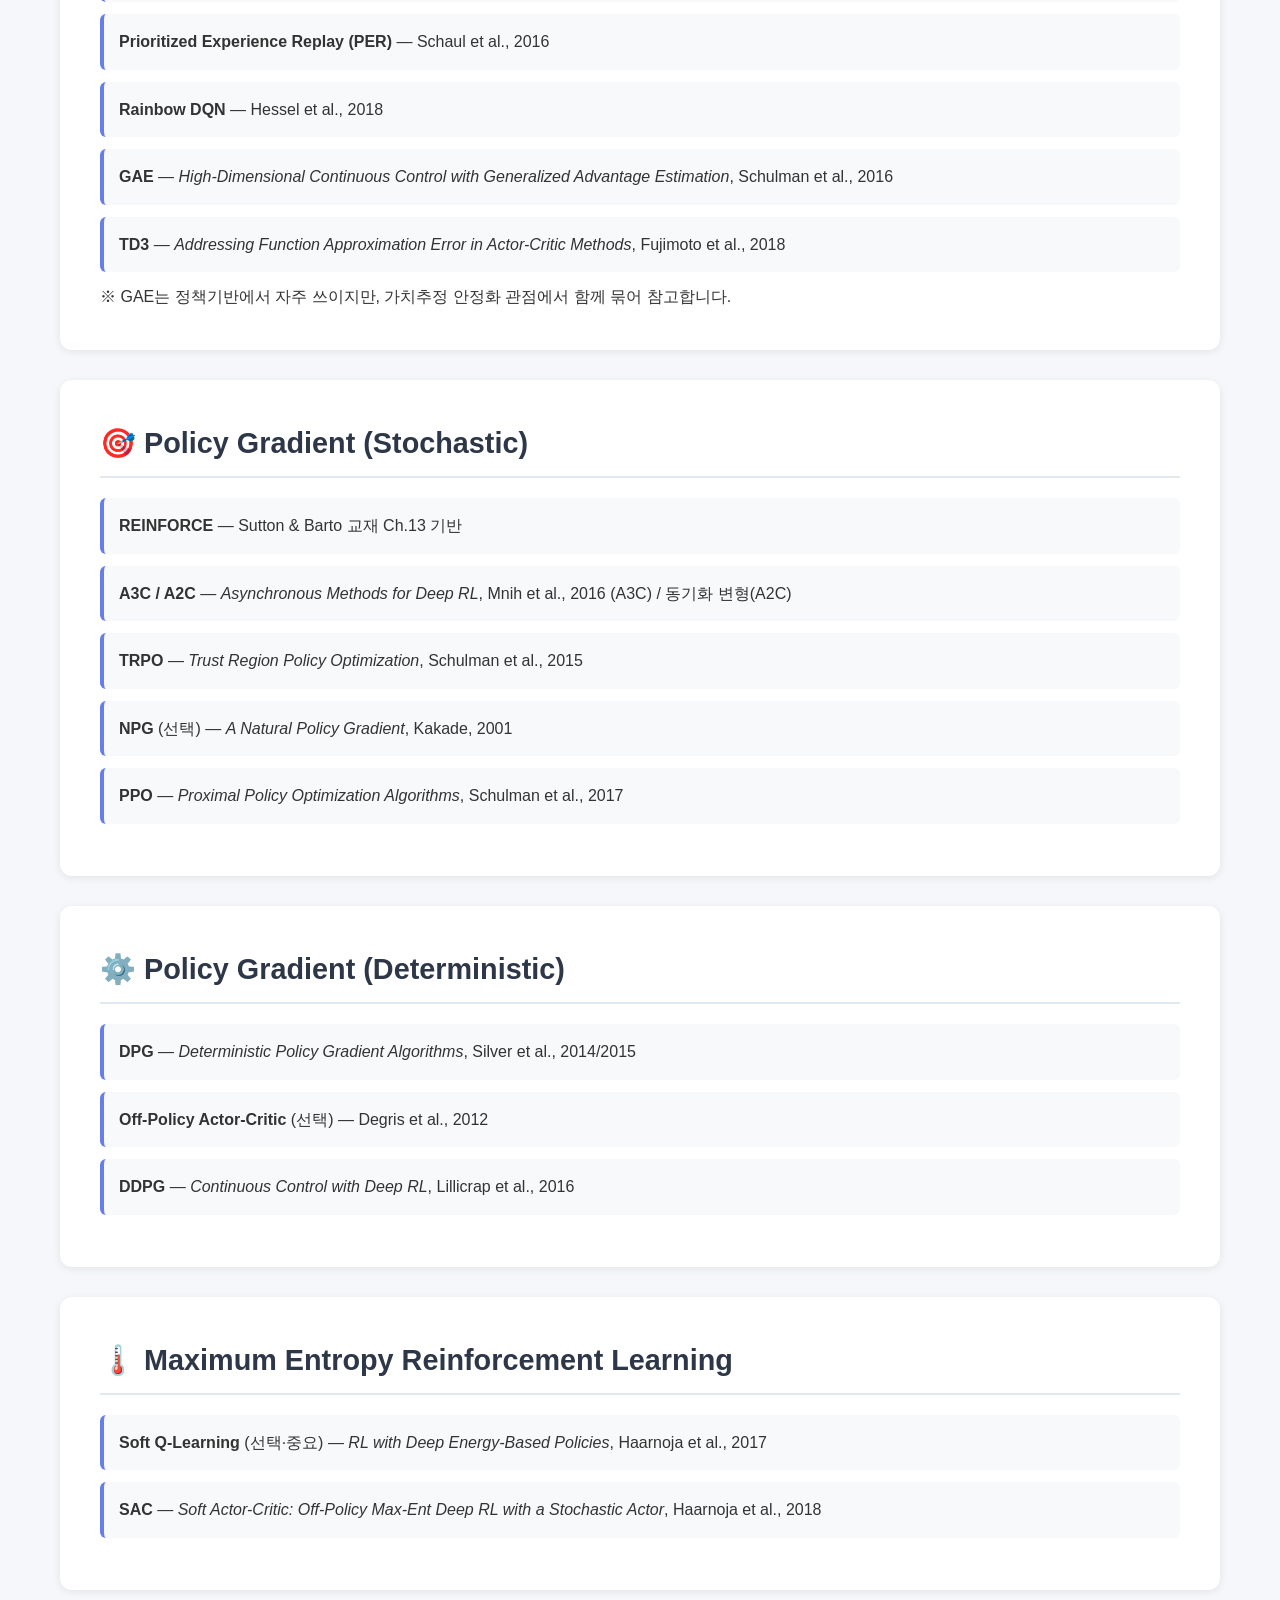
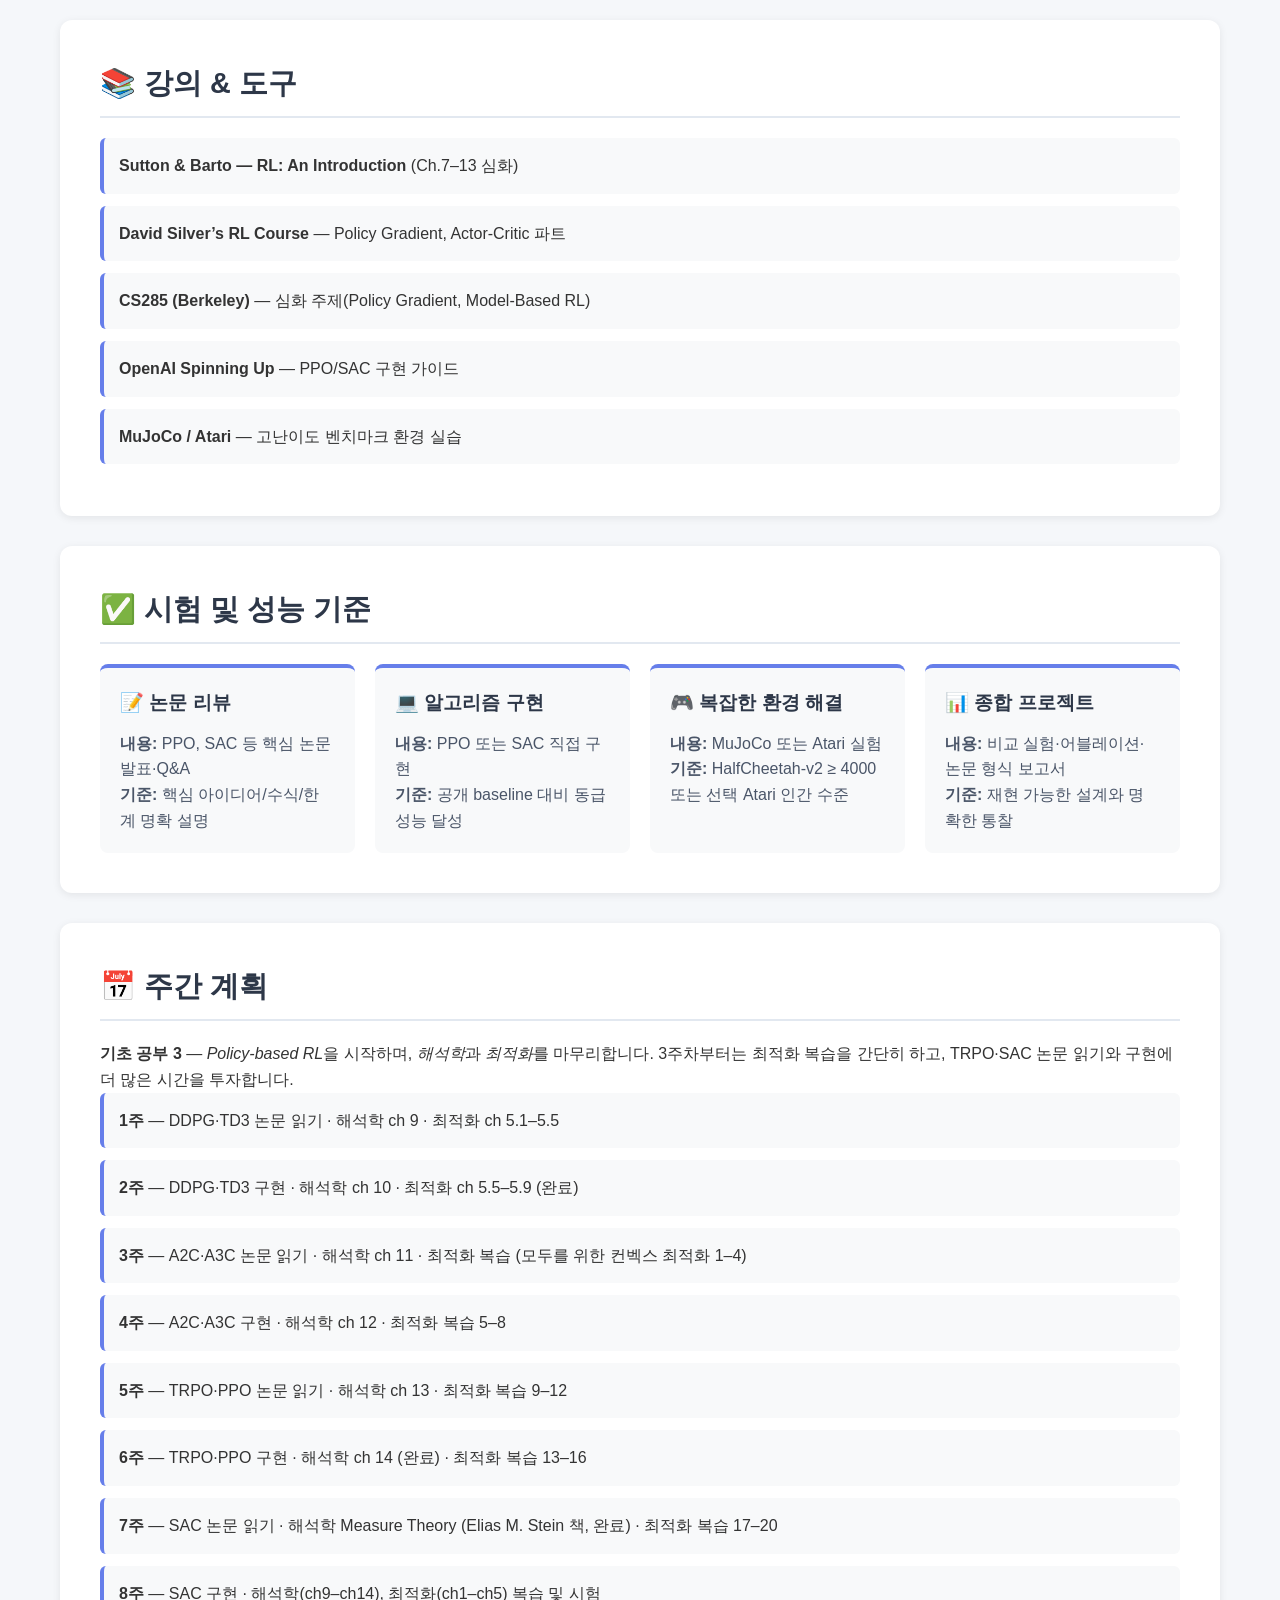
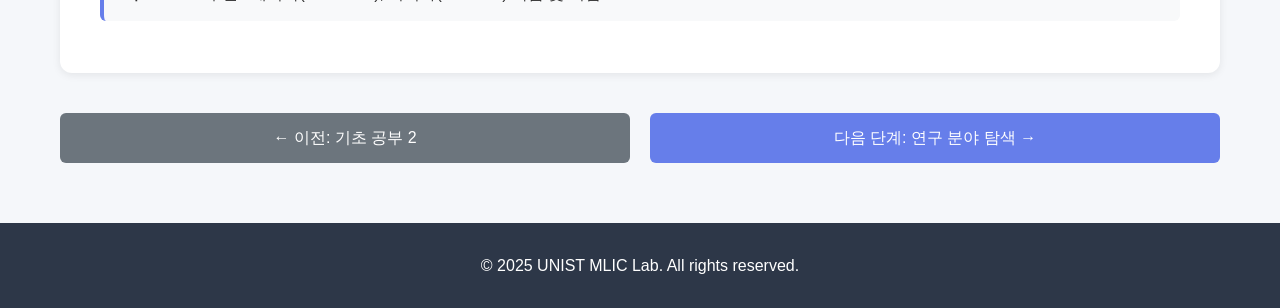
<file: stage3.html>
<!DOCTYPE html>
<html lang="ko">
<head>
  <meta charset="UTF-8"/>
  <meta name="viewport" content="width=device-width, initial-scale=1.0"/>
  <title>기초 공부 3 - MLIC 강화학습 커리큘럼</title>
  <link rel="stylesheet" href="styles.css"/>
</head>
<body>
  <header>
    <div class="container">
      <h1>기초 공부 3</h1>
      <p class="subtitle">고급 강화학습 · Policy Gradient · 실전 환경</p>
    </div>
  </header>

  <nav class="main-nav">
    <div class="container">
      <ul>
        <li><a href="index.html">홈</a></li>
        <li><a href="stage1.html">기초 공부 1</a></li>
        <li><a href="stage2.html">기초 공부 2</a></li>
        <li><a href="stage3.html" class="active">기초 공부 3</a></li>
        <li><a href="stage4.html">연구 분야 탐색</a></li>
        <li><a href="stage5.html">연구 시작</a></li>
      </ul>
    </div>
  </nav>

  <main class="container">
    <!-- 소개 -->
    <section class="stage-header">
      <h2>기초 공부 3단계</h2>
      <p class="period">📅 학습 기간: 5–6개월 (17주차–24주차)</p>
      <p>
        <strong>목표:</strong> 딥러닝의 발전과 함께 <em>neural network</em>가 결합된 <strong>Deep RL</strong>이 활발히 연구되고 있습니다.
        본 단계에서는 Deep RL의 핵심 알고리즘과 Policy Gradient 계열을 체계적으로 학습하고, 복잡한 환경(MuJoCo, Atari 등)에서 실습합니다.
      </p>
    </section>

    <!-- 학습 방향 -->
    <section class="content-section">
      <h3>🧭 학습 방향</h3>
      <ul class="objectives-list">
        <li>핵심 카테고리: <strong>DQN 계열(value-based)</strong>과 <strong>Policy Gradient 계열</strong>(확률/결정적, 최대 엔트로피).</li>
        <li>대부분의 논문은 기존 알고리즘의 <em>개선</em>입니다. 다음 포인트에 집중해 읽고 구현하세요:
          <ul>
            <li>(i) 기존 방법의 <strong>문제점</strong> 식별</li>
            <li>(ii) 제안하는 <strong>해결 아이디어</strong>와 메커니즘</li>
            <li>(iii) <strong>이론/실험</strong> 근거(수식·증명·어블레이션)</li>
            <li>(iv) <strong>구현체</strong>와 하이퍼파라미터, 재현성</li>
          </ul>
        </li>
      </ul>
    </section>

    <!-- DQN 계열 -->
    <section class="content-section">
      <h3>🧩 DQN-based Methods</h3>
      <ul class="materials-list">
        <li><strong>DQN</strong> — <em>Playing Atari with Deep Reinforcement Learning</em>, Mnih et al., 2013 (arXiv:1312.5602)</li>
        <li><strong>DQN (Nature)</strong> — <em>Human-level control through deep reinforcement learning</em>, Mnih et al., 2015</li>
        <li><strong>DRQN</strong> — <em>Deep Recurrent Q-Learning for POMDPs</em>, Hausknecht & Stone, 2015</li>
        <li><strong>Dueling DQN</strong> — <em>Dueling Network Architectures for Deep RL</em>, Wang et al., 2016</li>
        <li><strong>Double DQN</strong> — van Hasselt et al., 2016</li>
        <li><strong>Prioritized Experience Replay (PER)</strong> — Schaul et al., 2016</li>
        <li><strong>Rainbow DQN</strong> — Hessel et al., 2018</li>
        <li><strong>GAE</strong> — <em>High-Dimensional Continuous Control with Generalized Advantage Estimation</em>, Schulman et al., 2016</li>
        <li><strong>TD3</strong> — <em>Addressing Function Approximation Error in Actor-Critic Methods</em>, Fujimoto et al., 2018</li>
      </ul>
      <p class="muted">※ GAE는 정책기반에서 자주 쓰이지만, 가치추정 안정화 관점에서 함께 묶어 참고합니다.</p>
    </section>

    <!-- Policy Gradient (Stochastic) -->
    <section class="content-section">
      <h3>🎯 Policy Gradient (Stochastic)</h3>
      <ul class="materials-list">
        <li><strong>REINFORCE</strong> — Sutton &amp; Barto 교재 Ch.13 기반</li>
        <li><strong>A3C / A2C</strong> — <em>Asynchronous Methods for Deep RL</em>, Mnih et al., 2016 (A3C) / 동기화 변형(A2C)</li>
        <li><strong>TRPO</strong> — <em>Trust Region Policy Optimization</em>, Schulman et al., 2015</li>
        <li><strong>NPG</strong> (선택) — <em>A Natural Policy Gradient</em>, Kakade, 2001</li>
        <li><strong>PPO</strong> — <em>Proximal Policy Optimization Algorithms</em>, Schulman et al., 2017</li>
      </ul>
    </section>

    <!-- Policy Gradient (Deterministic) -->
    <section class="content-section">
      <h3>⚙️ Policy Gradient (Deterministic)</h3>
      <ul class="materials-list">
        <li><strong>DPG</strong> — <em>Deterministic Policy Gradient Algorithms</em>, Silver et al., 2014/2015</li>
        <li><strong>Off-Policy Actor-Critic</strong> (선택) — Degris et al., 2012</li>
        <li><strong>DDPG</strong> — <em>Continuous Control with Deep RL</em>, Lillicrap et al., 2016</li>
      </ul>
    </section>

    <!-- Maximum Entropy RL -->
    <section class="content-section">
      <h3>🌡️ Maximum Entropy Reinforcement Learning</h3>
      <ul class="materials-list">
        <li><strong>Soft Q-Learning</strong> (선택·중요) — <em>RL with Deep Energy-Based Policies</em>, Haarnoja et al., 2017</li>
        <li><strong>SAC</strong> — <em>Soft Actor-Critic: Off-Policy Max-Ent Deep RL with a Stochastic Actor</em>, Haarnoja et al., 2018</li>
      </ul>
    </section>

    <!-- 참고 강의/자료 -->
    <section class="content-section">
      <h3>📚 강의 & 도구</h3>
      <ul class="materials-list">
        <li><strong>Sutton &amp; Barto — RL: An Introduction</strong> (Ch.7–13 심화)</li>
        <li><strong>David Silver’s RL Course</strong> — Policy Gradient, Actor-Critic 파트</li>
        <li><strong>CS285 (Berkeley)</strong> — 심화 주제(Policy Gradient, Model-Based RL)</li>
        <li><strong>OpenAI Spinning Up</strong> — PPO/SAC 구현 가이드</li>
        <li><strong>MuJoCo / Atari</strong> — 고난이도 벤치마크 환경 실습</li>
      </ul>
    </section>

    <!-- 평가 기준 -->
    <section class="content-section">
      <h3>✅ 시험 및 성능 기준</h3>
      <div class="evaluation-grid">
        <div class="eval-item">
          <h4>📝 논문 리뷰</h4>
          <p><strong>내용:</strong> PPO, SAC 등 핵심 논문 발표·Q&A</p>
          <p><strong>기준:</strong> 핵심 아이디어/수식/한계 명확 설명</p>
        </div>
        <div class="eval-item">
          <h4>💻 알고리즘 구현</h4>
          <p><strong>내용:</strong> PPO 또는 SAC 직접 구현</p>
          <p><strong>기준:</strong> 공개 baseline 대비 동급 성능 달성</p>
        </div>
        <div class="eval-item">
          <h4>🎮 복잡한 환경 해결</h4>
          <p><strong>내용:</strong> MuJoCo 또는 Atari 실험</p>
          <p><strong>기준:</strong> HalfCheetah-v2 ≥ 4000 또는 선택 Atari 인간 수준</p>
        </div>
        <div class="eval-item">
          <h4>📊 종합 프로젝트</h4>
          <p><strong>내용:</strong> 비교 실험·어블레이션·논문 형식 보고서</p>
          <p><strong>기준:</strong> 재현 가능한 설계와 명확한 통찰</p>
        </div>
      </div>
    </section>

<section class="content-section">
  <h3>📅 주간 계획</h3>
  <p><strong>기초 공부 3</strong> — <em>Policy-based RL</em>을 시작하며, 
  <em>해석학</em>과 <em>최적화</em>를 마무리합니다. 
  3주차부터는 최적화 복습을 간단히 하고, TRPO·SAC 논문 읽기와 구현에 더 많은 시간을 투자합니다.</p>

  <ul class="objectives-list">
    <li><strong>1주</strong> — DDPG·TD3 논문 읽기 · 해석학 ch 9 · 최적화 ch 5.1–5.5</li>
    <li><strong>2주</strong> — DDPG·TD3 구현 · 해석학 ch 10 · 최적화 ch 5.5–5.9 (완료)</li>
    <li><strong>3주</strong> — A2C·A3C 논문 읽기 · 해석학 ch 11 · 최적화 복습 (모두를 위한 컨벡스 최적화 1–4)</li>
    <li><strong>4주</strong> — A2C·A3C 구현 · 해석학 ch 12 · 최적화 복습 5–8</li>
    <li><strong>5주</strong> — TRPO·PPO 논문 읽기 · 해석학 ch 13 · 최적화 복습 9–12</li>
    <li><strong>6주</strong> — TRPO·PPO 구현 · 해석학 ch 14 (완료) · 최적화 복습 13–16</li>
    <li><strong>7주</strong> — SAC 논문 읽기 · 해석학 Measure Theory (Elias M. Stein 책, 완료) · 최적화 복습 17–20</li>
    <li><strong>8주</strong> — SAC 구현 · 해석학(ch9–ch14), 최적화(ch1–ch5) 복습 및 시험</li>
  </ul>
</section>

    <div class="nav-buttons">
      <a href="stage2.html" class="btn btn-prev">← 이전: 기초 공부 2</a>
      <a href="stage4.html" class="btn">다음 단계: 연구 분야 탐색 →</a>
    </div>
  </main>

  <footer>
    <div class="container">
      <p>&copy; 2025 UNIST MLIC Lab. All rights reserved.</p>
    </div>
  </footer>
</body>
</html>
</file>
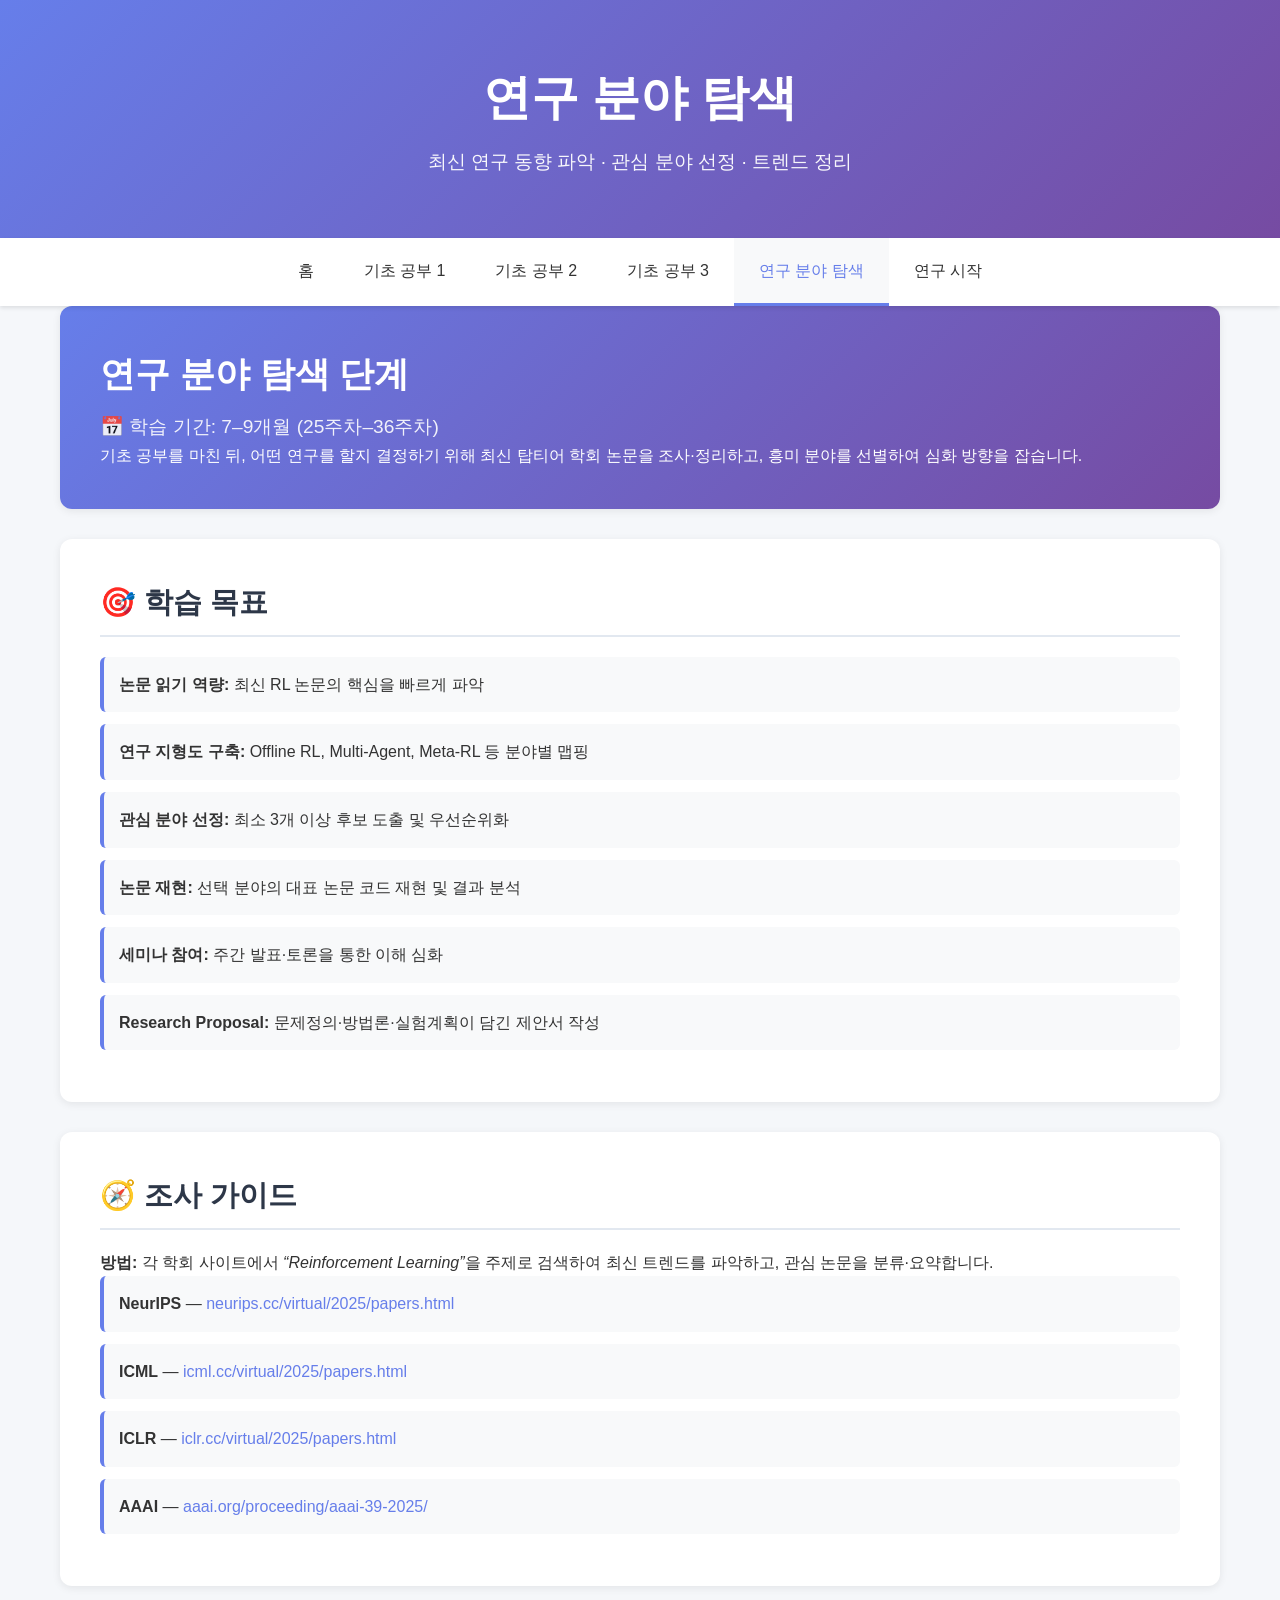
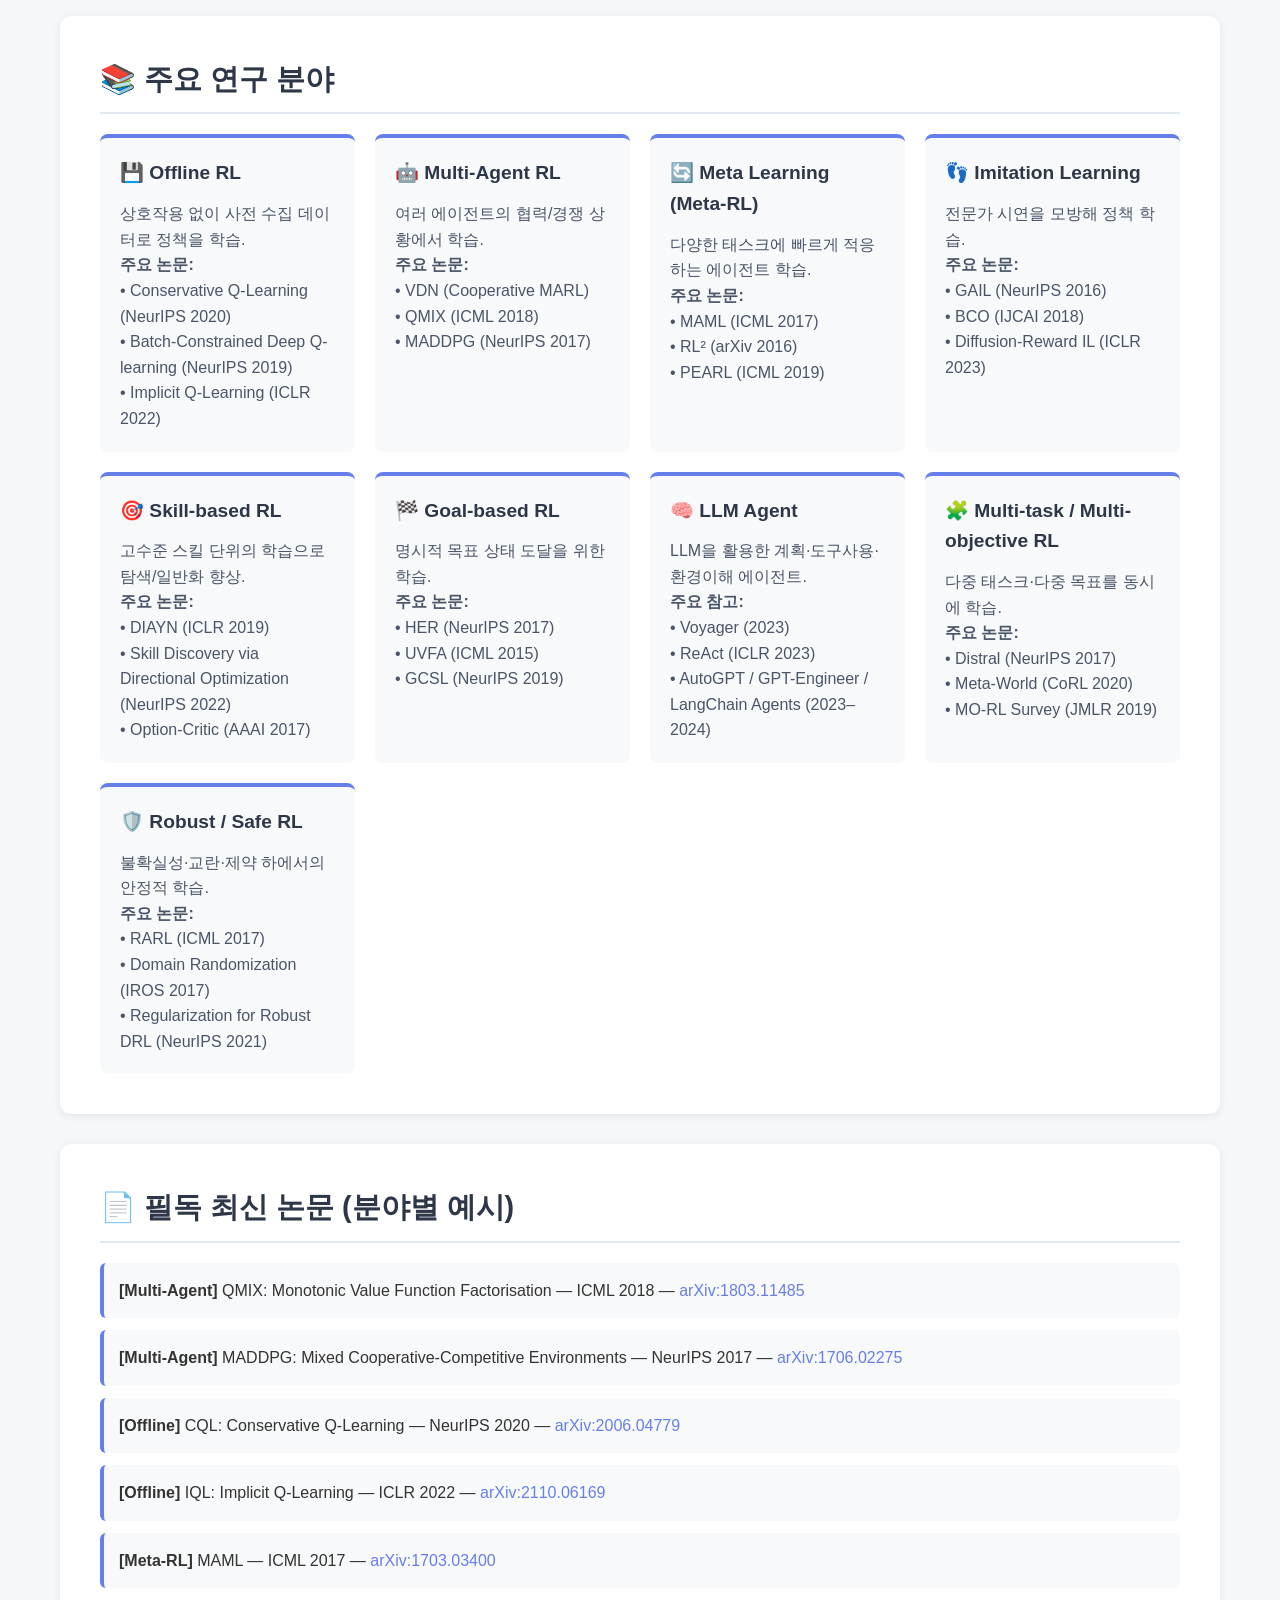
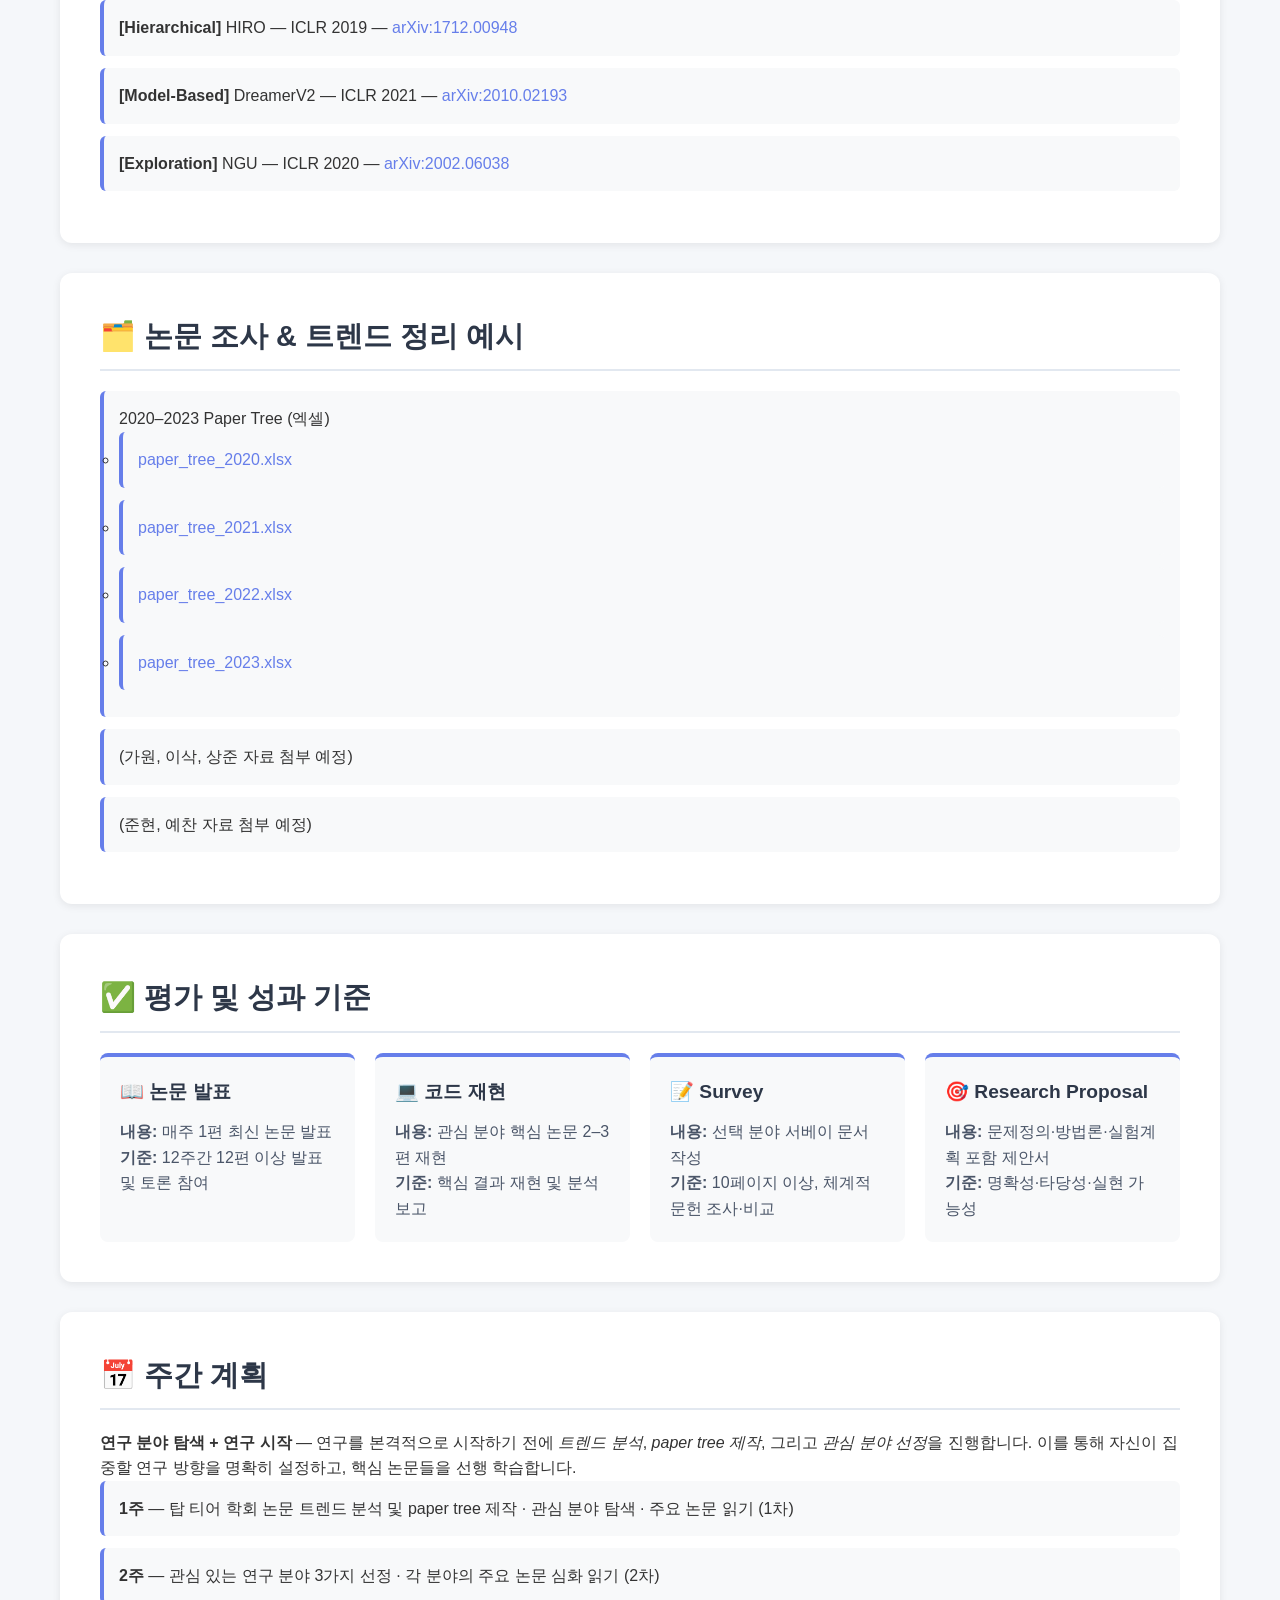
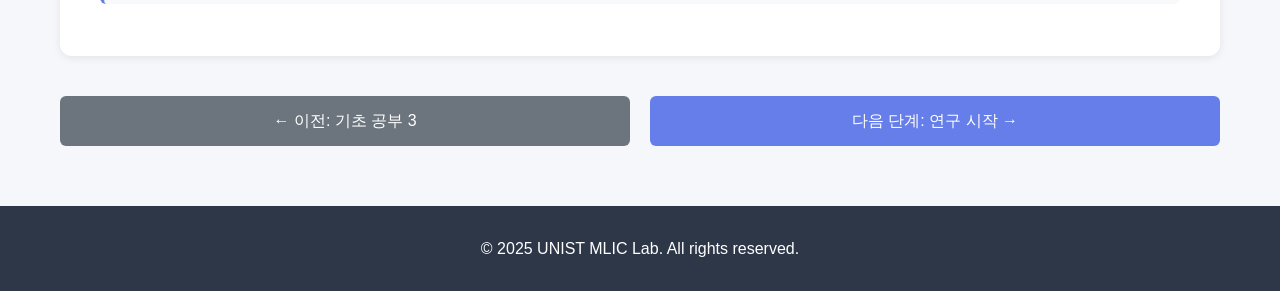
<file: stage4.html>
<!DOCTYPE html>
<html lang="ko">
<head>
  <meta charset="UTF-8"/>
  <meta name="viewport" content="width=device-width, initial-scale=1.0"/>
  <title>연구 분야 탐색 - MLIC 강화학습 커리큘럼</title>
  <link rel="stylesheet" href="styles.css"/>
</head>
<body>
  <header>
    <div class="container">
      <h1>연구 분야 탐색</h1>
      <p class="subtitle">최신 연구 동향 파악 · 관심 분야 선정 · 트렌드 정리</p>
    </div>
  </header>

  <nav class="main-nav">
    <div class="container">
      <ul>
        <li><a href="index.html">홈</a></li>
        <li><a href="stage1.html">기초 공부 1</a></li>
        <li><a href="stage2.html">기초 공부 2</a></li>
        <li><a href="stage3.html">기초 공부 3</a></li>
        <li><a href="stage4.html" class="active">연구 분야 탐색</a></li>
        <li><a href="stage5.html">연구 시작</a></li>
      </ul>
    </div>
  </nav>

  <main class="container">
    <!-- 소개 -->
    <section class="stage-header">
      <h2>연구 분야 탐색 단계</h2>
      <p class="period">📅 학습 기간: 7–9개월 (25주차–36주차)</p>
      <p>기초 공부를 마친 뒤, 어떤 연구를 할지 결정하기 위해 최신 탑티어 학회 논문을 조사·정리하고, 흥미 분야를 선별하여 심화 방향을 잡습니다.</p>
    </section>

    <!-- 학습 목표 -->
    <section class="content-section">
      <h3>🎯 학습 목표</h3>
      <ul class="objectives-list">
        <li><strong>논문 읽기 역량:</strong> 최신 RL 논문의 핵심을 빠르게 파악</li>
        <li><strong>연구 지형도 구축:</strong> Offline RL, Multi-Agent, Meta-RL 등 분야별 맵핑</li>
        <li><strong>관심 분야 선정:</strong> 최소 3개 이상 후보 도출 및 우선순위화</li>
        <li><strong>논문 재현:</strong> 선택 분야의 대표 논문 코드 재현 및 결과 분석</li>
        <li><strong>세미나 참여:</strong> 주간 발표·토론을 통한 이해 심화</li>
        <li><strong>Research Proposal:</strong> 문제정의·방법론·실험계획이 담긴 제안서 작성</li>
      </ul>
    </section>

    <!-- 조사 가이드 -->
    <section class="content-section">
      <h3>🧭 조사 가이드</h3>
      <p><strong>방법:</strong> 각 학회 사이트에서 <em>“Reinforcement Learning”</em>을 주제로 검색하여 최신 트렌드를 파악하고, 관심 논문을 분류·요약합니다.</p>
      <ul class="materials-list">
        <li><strong>NeurIPS</strong> — <a href="https://neurips.cc/virtual/2025/papers.html" target="_blank">neurips.cc/virtual/2025/papers.html</a></li>
        <li><strong>ICML</strong> — <a href="https://icml.cc/virtual/2025/papers.html" target="_blank">icml.cc/virtual/2025/papers.html</a></li>
        <li><strong>ICLR</strong> — <a href="https://iclr.cc/virtual/2025/papers.html" target="_blank">iclr.cc/virtual/2025/papers.html</a></li>
        <li><strong>AAAI</strong> — <a href="https://aaai.org/proceeding/aaai-39-2025/" target="_blank">aaai.org/proceeding/aaai-39-2025/</a></li>
      </ul>
    </section>

    <!-- 주요 연구 분야 -->
    <section class="content-section">
      <h3>📚 주요 연구 분야</h3>
      <div class="evaluation-grid">
        <div class="eval-item">
          <h4>💾 Offline RL</h4>
          <p>상호작용 없이 사전 수집 데이터로 정책을 학습.</p>
          <p><strong>주요 논문:</strong><br/>
            • Conservative Q-Learning (NeurIPS 2020)<br/>
            • Batch-Constrained Deep Q-learning (NeurIPS 2019)<br/>
            • Implicit Q-Learning (ICLR 2022)
          </p>
        </div>
        <div class="eval-item">
          <h4>🤖 Multi-Agent RL</h4>
          <p>여러 에이전트의 협력/경쟁 상황에서 학습.</p>
          <p><strong>주요 논문:</strong><br/>
            • VDN (Cooperative MARL)<br/>
            • QMIX (ICML 2018)<br/>
            • MADDPG (NeurIPS 2017)
          </p>
        </div>
        <div class="eval-item">
          <h4>🔄 Meta Learning (Meta-RL)</h4>
          <p>다양한 태스크에 빠르게 적응하는 에이전트 학습.</p>
          <p><strong>주요 논문:</strong><br/>
            • MAML (ICML 2017)<br/>
            • RL² (arXiv 2016)<br/>
            • PEARL (ICML 2019)
          </p>
        </div>
        <div class="eval-item">
          <h4>👣 Imitation Learning</h4>
          <p>전문가 시연을 모방해 정책 학습.</p>
          <p><strong>주요 논문:</strong><br/>
            • GAIL (NeurIPS 2016)<br/>
            • BCO (IJCAI 2018)<br/>
            • Diffusion-Reward IL (ICLR 2023)
          </p>
        </div>
        <div class="eval-item">
          <h4>🎯 Skill-based RL</h4>
          <p>고수준 스킬 단위의 학습으로 탐색/일반화 향상.</p>
          <p><strong>주요 논문:</strong><br/>
            • DIAYN (ICLR 2019)<br/>
            • Skill Discovery via Directional Optimization (NeurIPS 2022)<br/>
            • Option-Critic (AAAI 2017)
          </p>
        </div>
        <div class="eval-item">
          <h4>🏁 Goal-based RL</h4>
          <p>명시적 목표 상태 도달을 위한 학습.</p>
          <p><strong>주요 논문:</strong><br/>
            • HER (NeurIPS 2017)<br/>
            • UVFA (ICML 2015)<br/>
            • GCSL (NeurIPS 2019)
          </p>
        </div>
        <div class="eval-item">
          <h4>🧠 LLM Agent</h4>
          <p>LLM을 활용한 계획·도구사용·환경이해 에이전트.</p>
          <p><strong>주요 참고:</strong><br/>
            • Voyager (2023)<br/>
            • ReAct (ICLR 2023)<br/>
            • AutoGPT / GPT-Engineer / LangChain Agents (2023–2024)
          </p>
        </div>
        <div class="eval-item">
          <h4>🧩 Multi-task / Multi-objective RL</h4>
          <p>다중 태스크·다중 목표를 동시에 학습.</p>
          <p><strong>주요 논문:</strong><br/>
            • Distral (NeurIPS 2017)<br/>
            • Meta-World (CoRL 2020)<br/>
            • MO-RL Survey (JMLR 2019)
          </p>
        </div>
        <div class="eval-item">
          <h4>🛡️ Robust / Safe RL</h4>
          <p>불확실성·교란·제약 하에서의 안정적 학습.</p>
          <p><strong>주요 논문:</strong><br/>
            • RARL (ICML 2017)<br/>
            • Domain Randomization (IROS 2017)<br/>
            • Regularization for Robust DRL (NeurIPS 2021)
          </p>
        </div>
      </div>
    </section>

    <!-- 필독 최신 논문 예시 -->
    <section class="content-section">
      <h3>📄 필독 최신 논문 (분야별 예시)</h3>
      <ul class="papers-list">
        <li><strong>[Multi-Agent]</strong> QMIX: Monotonic Value Function Factorisation — ICML 2018 — <a href="https://arxiv.org/abs/1803.11485" target="_blank">arXiv:1803.11485</a></li>
        <li><strong>[Multi-Agent]</strong> MADDPG: Mixed Cooperative-Competitive Environments — NeurIPS 2017 — <a href="https://arxiv.org/abs/1706.02275" target="_blank">arXiv:1706.02275</a></li>
        <li><strong>[Offline]</strong> CQL: Conservative Q-Learning — NeurIPS 2020 — <a href="https://arxiv.org/abs/2006.04779" target="_blank">arXiv:2006.04779</a></li>
        <li><strong>[Offline]</strong> IQL: Implicit Q-Learning — ICLR 2022 — <a href="https://arxiv.org/abs/2110.06169" target="_blank">arXiv:2110.06169</a></li>
        <li><strong>[Meta-RL]</strong> MAML — ICML 2017 — <a href="https://arxiv.org/abs/1703.03400" target="_blank">arXiv:1703.03400</a></li>
        <li><strong>[Hierarchical]</strong> HIRO — ICLR 2019 — <a href="https://arxiv.org/abs/1712.00948" target="_blank">arXiv:1712.00948</a></li>
        <li><strong>[Model-Based]</strong> DreamerV2 — ICLR 2021 — <a href="https://arxiv.org/abs/2010.02193" target="_blank">arXiv:2010.02193</a></li>
        <li><strong>[Exploration]</strong> NGU — ICLR 2020 — <a href="https://arxiv.org/abs/2002.06038" target="_blank">arXiv:2002.06038</a></li>
      </ul>
    </section>

    <!-- 논문 조사 & 트렌드 정리 예시 -->
    <section class="content-section">
      <h3>🗂️ 논문 조사 & 트렌드 정리 예시</h3>
      <ul class="materials-list">
        <li>2020–2023 Paper Tree (엑셀)
          <ul>
            <li><a href="paper_tree_2020.xlsx" download>paper_tree_2020.xlsx</a></li>
            <li><a href="paper_tree_2021.xlsx" download>paper_tree_2021.xlsx</a></li>
            <li><a href="paper_tree_2022.xlsx" download>paper_tree_2022.xlsx</a></li>
            <li><a href="paper_tree_2023.xlsx" download>paper_tree_2023.xlsx</a></li>
          </ul>
        </li>
        <li class="muted">(가원, 이삭, 상준 자료 첨부 예정)</li>
        <li class="muted">(준현, 예찬 자료 첨부 예정)</li>
      </ul>
    </section>

    <!-- 평가 기준 -->
    <section class="content-section">
      <h3>✅ 평가 및 성과 기준</h3>
      <div class="evaluation-grid">
        <div class="eval-item">
          <h4>📖 논문 발표</h4>
          <p><strong>내용:</strong> 매주 1편 최신 논문 발표</p>
          <p><strong>기준:</strong> 12주간 12편 이상 발표 및 토론 참여</p>
        </div>
        <div class="eval-item">
          <h4>💻 코드 재현</h4>
          <p><strong>내용:</strong> 관심 분야 핵심 논문 2–3편 재현</p>
          <p><strong>기준:</strong> 핵심 결과 재현 및 분석 보고</p>
        </div>
        <div class="eval-item">
          <h4>📝 Survey</h4>
          <p><strong>내용:</strong> 선택 분야 서베이 문서 작성</p>
          <p><strong>기준:</strong> 10페이지 이상, 체계적 문헌 조사·비교</p>
        </div>
        <div class="eval-item">
          <h4>🎯 Research Proposal</h4>
          <p><strong>내용:</strong> 문제정의·방법론·실험계획 포함 제안서</p>
          <p><strong>기준:</strong> 명확성·타당성·실현 가능성</p>
        </div>
      </div>
    </section>
<section class="content-section">
  <h3>📅 주간 계획</h3>
  <p><strong>연구 분야 탐색 + 연구 시작</strong> — 연구를 본격적으로 시작하기 전에 
  <em>트렌드 분석</em>, <em>paper tree 제작</em>, 그리고 <em>관심 분야 선정</em>을 진행합니다. 
  이를 통해 자신이 집중할 연구 방향을 명확히 설정하고, 핵심 논문들을 선행 학습합니다.</p>

  <ul class="objectives-list">
    <li><strong>1주</strong> — 탑 티어 학회 논문 트렌드 분석 및 paper tree 제작 · 관심 분야 탐색 · 주요 논문 읽기 (1차)</li>
    <li><strong>2주</strong> — 관심 있는 연구 분야 3가지 선정 · 각 분야의 주요 논문 심화 읽기 (2차)</li>
  </ul>
</section>


    <div class="nav-buttons">
      <a href="stage3.html" class="btn btn-prev">← 이전: 기초 공부 3</a>
      <a href="stage5.html" class="btn">다음 단계: 연구 시작 →</a>
    </div>
  </main>

  <footer>
    <div class="container">
      <p>&copy; 2025 UNIST MLIC Lab. All rights reserved.</p>
    </div>
  </footer>
</body>
</html>
</file>
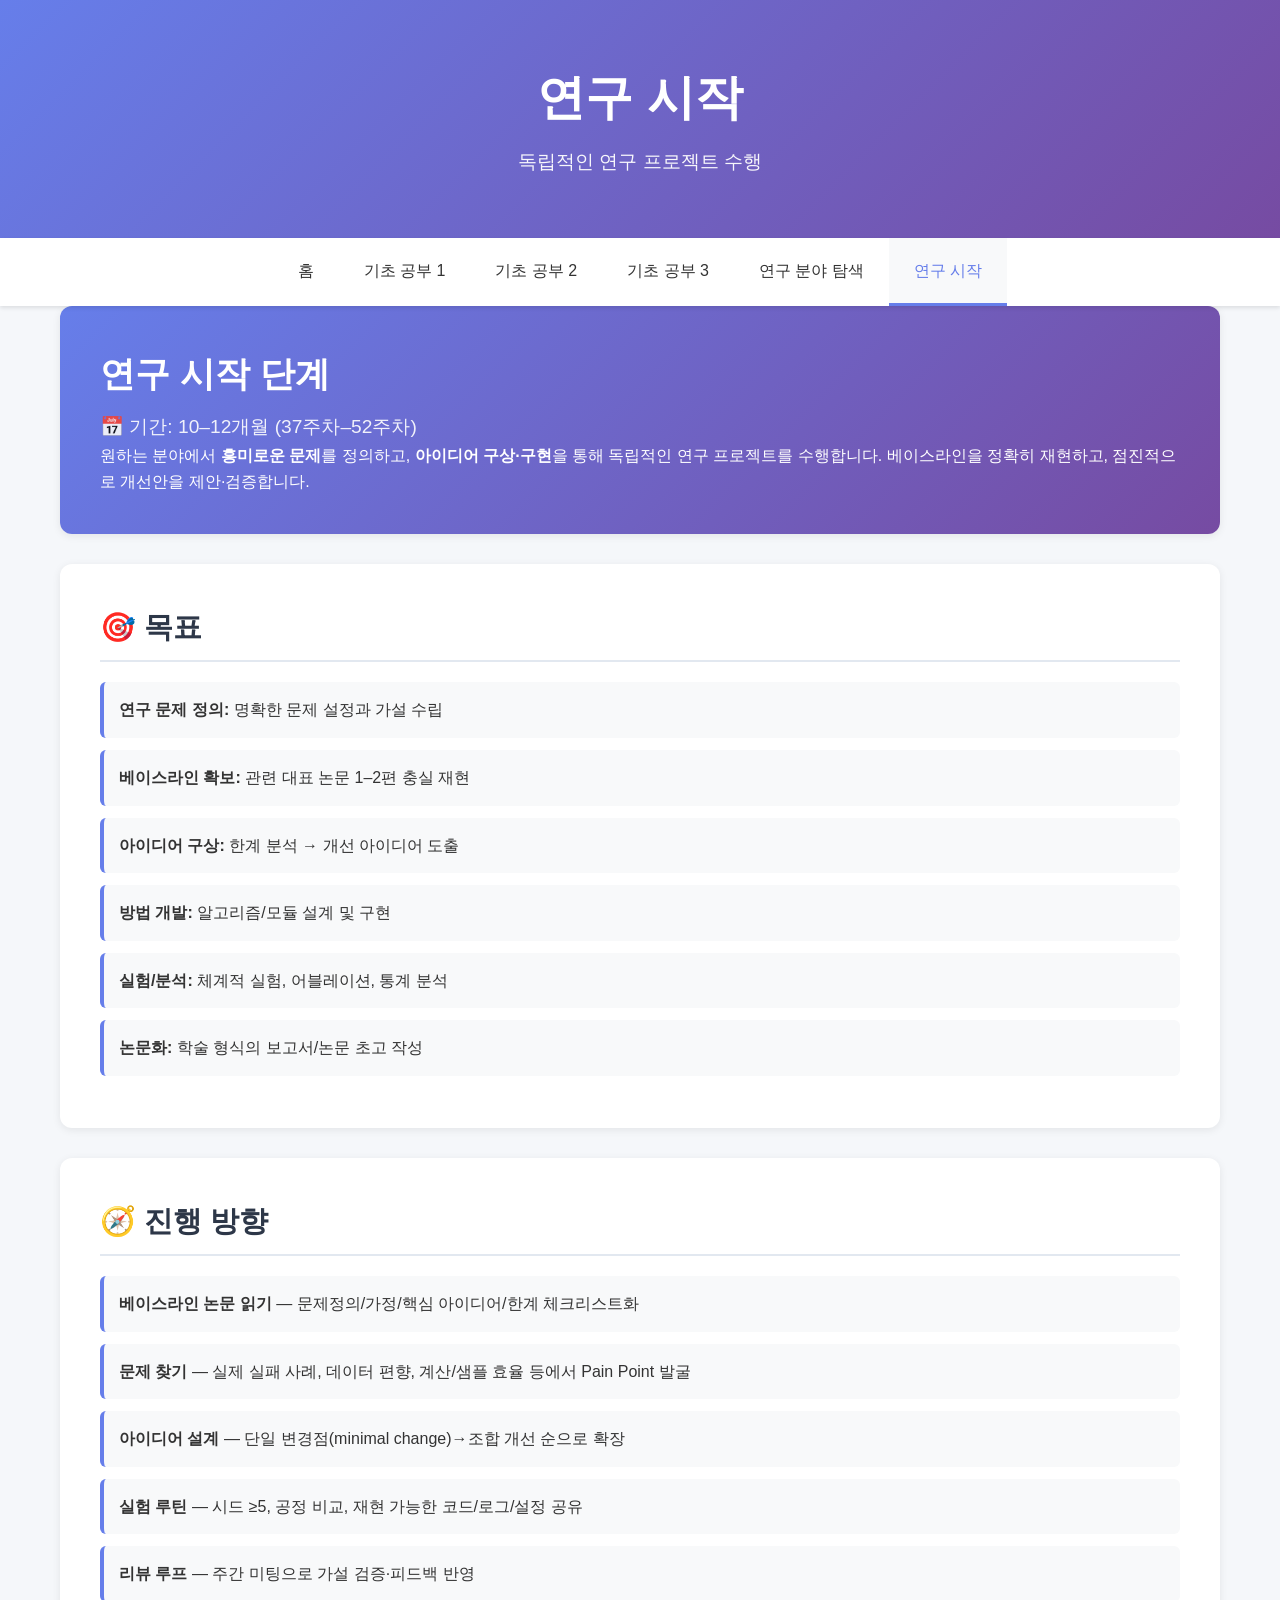
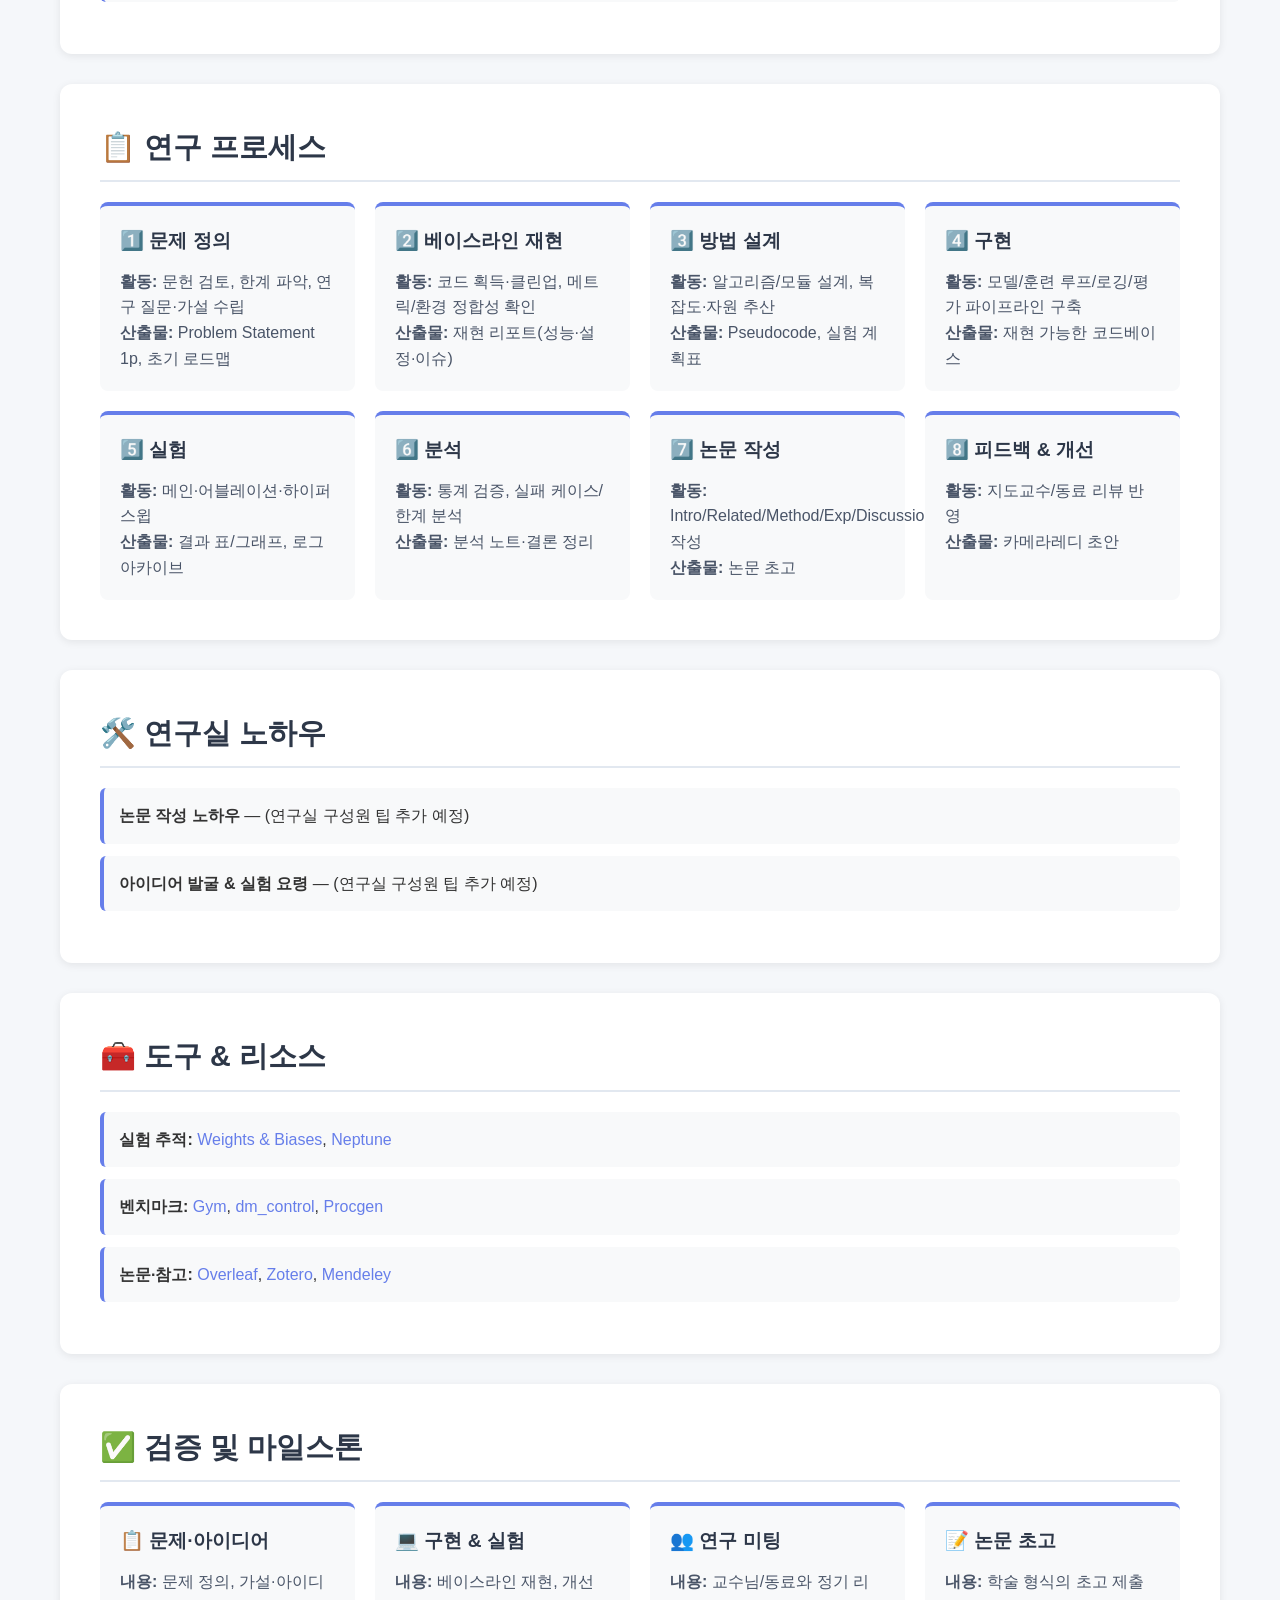
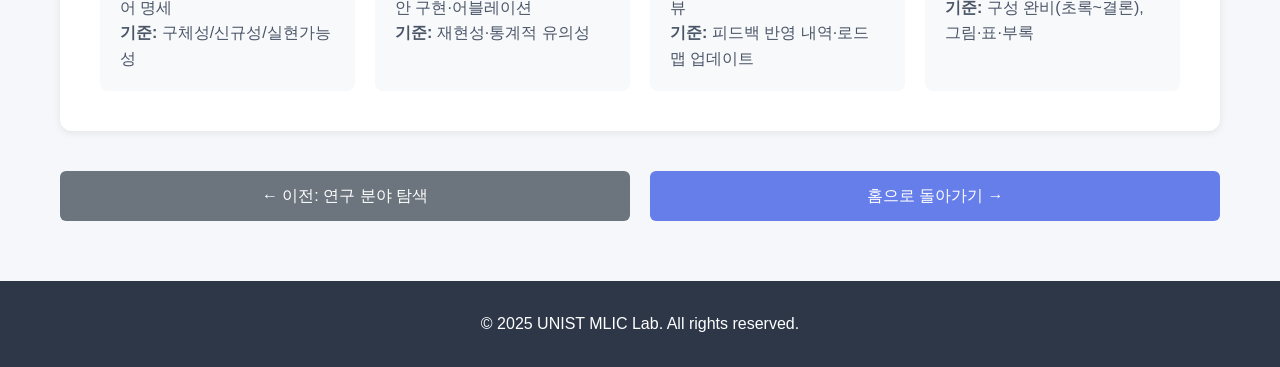
<file: stage5.html>
<!DOCTYPE html>
<html lang="ko">
<head>
  <meta charset="UTF-8"/>
  <meta name="viewport" content="width=device-width, initial-scale=1.0"/>
  <title>연구 시작 - MLIC 강화학습 커리큘럼</title>
  <link rel="stylesheet" href="styles.css"/>
</head>
<body>
  <header>
    <div class="container">
      <h1>연구 시작</h1>
      <p class="subtitle">독립적인 연구 프로젝트 수행</p>
    </div>
  </header>

  <nav class="main-nav">
    <div class="container">
      <ul>
        <li><a href="index.html">홈</a></li>
        <li><a href="stage1.html">기초 공부 1</a></li>
        <li><a href="stage2.html">기초 공부 2</a></li>
        <li><a href="stage3.html">기초 공부 3</a></li>
        <li><a href="stage4.html">연구 분야 탐색</a></li>
        <li><a href="stage5.html" class="active">연구 시작</a></li>
      </ul>
    </div>
  </nav>

  <main class="container">
    <!-- 소개 -->
    <section class="stage-header">
      <h2>연구 시작 단계</h2>
      <p class="period">📅 기간: 10–12개월 (37주차–52주차)</p>
      <p>
        원하는 분야에서 <strong>흥미로운 문제</strong>를 정의하고, <strong>아이디어 구상·구현</strong>을 통해
        독립적인 연구 프로젝트를 수행합니다. 베이스라인을 정확히 재현하고, 점진적으로 개선안을 제안·검증합니다.
      </p>
    </section>

    <!-- 학습/수행 목표 -->
    <section class="content-section">
      <h3>🎯 목표</h3>
      <ul class="objectives-list">
        <li><strong>연구 문제 정의:</strong> 명확한 문제 설정과 가설 수립</li>
        <li><strong>베이스라인 확보:</strong> 관련 대표 논문 1–2편 충실 재현</li>
        <li><strong>아이디어 구상:</strong> 한계 분석 → 개선 아이디어 도출</li>
        <li><strong>방법 개발:</strong> 알고리즘/모듈 설계 및 구현</li>
        <li><strong>실험/분석:</strong> 체계적 실험, 어블레이션, 통계 분석</li>
        <li><strong>논문화:</strong> 학술 형식의 보고서/논문 초고 작성</li>
      </ul>
    </section>

    <!-- 학습/진행 방향 -->
    <section class="content-section">
      <h3>🧭 진행 방향</h3>
      <ul class="objectives-list">
        <li><strong>베이스라인 논문 읽기</strong> — 문제정의/가정/핵심 아이디어/한계 체크리스트화</li>
        <li><strong>문제 찾기</strong> — 실제 실패 사례, 데이터 편향, 계산/샘플 효율 등에서 Pain Point 발굴</li>
        <li><strong>아이디어 설계</strong> — 단일 변경점(minimal change)→조합 개선 순으로 확장</li>
        <li><strong>실험 루틴</strong> — 시드 ≥5, 공정 비교, 재현 가능한 코드/로그/설정 공유</li>
        <li><strong>리뷰 루프</strong> — 주간 미팅으로 가설 검증·피드백 반영</li>
      </ul>
    </section>

    <!-- 연구 프로세스 -->
    <section class="content-section">
      <h3>📋 연구 프로세스</h3>
      <div class="evaluation-grid">
        <div class="eval-item">
          <h4>1️⃣ 문제 정의</h4>
          <p><strong>활동:</strong> 문헌 검토, 한계 파악, 연구 질문·가설 수립</p>
          <p><strong>산출물:</strong> Problem Statement 1p, 초기 로드맵</p>
        </div>
        <div class="eval-item">
          <h4>2️⃣ 베이스라인 재현</h4>
          <p><strong>활동:</strong> 코드 획득·클린업, 메트릭/환경 정합성 확인</p>
          <p><strong>산출물:</strong> 재현 리포트(성능·설정·이슈)</p>
        </div>
        <div class="eval-item">
          <h4>3️⃣ 방법 설계</h4>
          <p><strong>활동:</strong> 알고리즘/모듈 설계, 복잡도·자원 추산</p>
          <p><strong>산출물:</strong> Pseudocode, 실험 계획표</p>
        </div>
        <div class="eval-item">
          <h4>4️⃣ 구현</h4>
          <p><strong>활동:</strong> 모델/훈련 루프/로깅/평가 파이프라인 구축</p>
          <p><strong>산출물:</strong> 재현 가능한 코드베이스</p>
        </div>
        <div class="eval-item">
          <h4>5️⃣ 실험</h4>
          <p><strong>활동:</strong> 메인·어블레이션·하이퍼스윕</p>
          <p><strong>산출물:</strong> 결과 표/그래프, 로그 아카이브</p>
        </div>
        <div class="eval-item">
          <h4>6️⃣ 분석</h4>
          <p><strong>활동:</strong> 통계 검증, 실패 케이스/한계 분석</p>
          <p><strong>산출물:</strong> 분석 노트·결론 정리</p>
        </div>
        <div class="eval-item">
          <h4>7️⃣ 논문 작성</h4>
          <p><strong>활동:</strong> Intro/Related/Method/Exp/Discussion 작성</p>
          <p><strong>산출물:</strong> 논문 초고</p>
        </div>
        <div class="eval-item">
          <h4>8️⃣ 피드백 & 개선</h4>
          <p><strong>활동:</strong> 지도교수/동료 리뷰 반영</p>
          <p><strong>산출물:</strong> 카메라레디 초안</p>
        </div>
      </div>
    </section>

    <!-- 연구실 노하우 (플레이스홀더) -->
    <section class="content-section">
      <h3>🛠️ 연구실 노하우</h3>
      <ul class="materials-list">
        <li><strong>논문 작성 노하우</strong> — <span class="muted">(연구실 구성원 팁 추가 예정)</span></li>
        <li><strong>아이디어 발굴 & 실험 요령</strong> — <span class="muted">(연구실 구성원 팁 추가 예정)</span></li>
      </ul>
    </section>

    <!-- 도구 & 리소스 -->
    <section class="content-section">
      <h3>🧰 도구 & 리소스</h3>
      <ul class="materials-list">
        <li><strong>실험 추적:</strong> <a href="https://wandb.ai/" target="_blank">Weights &amp; Biases</a>, <a href="https://neptune.ai/" target="_blank">Neptune</a></li>
        <li><strong>벤치마크:</strong> <a href="https://www.gymlibrary.dev/" target="_blank">Gym</a>, <a href="https://github.com/deepmind/dm_control" target="_blank">dm_control</a>, <a href="https://github.com/openai/procgen" target="_blank">Procgen</a></li>
        <li><strong>논문·참고:</strong> <a href="https://www.overleaf.com/learn" target="_blank">Overleaf</a>, <a href="https://www.zotero.org/" target="_blank">Zotero</a>, <a href="https://www.mendeley.com/" target="_blank">Mendeley</a></li>
      </ul>
    </section>

    <!-- 평가/마일스톤 -->
    <section class="content-section">
      <h3>✅ 검증 및 마일스톤</h3>
      <div class="evaluation-grid">
        <div class="eval-item">
          <h4>📋 문제·아이디어</h4>
          <p><strong>내용:</strong> 문제 정의, 가설·아이디어 명세</p>
          <p><strong>기준:</strong> 구체성/신규성/실현가능성</p>
        </div>
        <div class="eval-item">
          <h4>💻 구현 & 실험</h4>
          <p><strong>내용:</strong> 베이스라인 재현, 개선안 구현·어블레이션</p>
          <p><strong>기준:</strong> 재현성·통계적 유의성</p>
        </div>
        <div class="eval-item">
          <h4>👥 연구 미팅</h4>
          <p><strong>내용:</strong> 교수님/동료와 정기 리뷰</p>
          <p><strong>기준:</strong> 피드백 반영 내역·로드맵 업데이트</p>
        </div>
        <div class="eval-item">
          <h4>📝 논문 초고</h4>
          <p><strong>내용:</strong> 학술 형식의 초고 제출</p>
          <p><strong>기준:</strong> 구성 완비(초록~결론), 그림·표·부록</p>
        </div>
      </div>
    </section>



    <div class="nav-buttons">
      <a href="stage4.html" class="btn btn-prev">← 이전: 연구 분야 탐색</a>
      <a href="index.html" class="btn">홈으로 돌아가기 →</a>
    </div>
  </main>

  <footer>
    <div class="container">
      <p>&copy; 2025 UNIST MLIC Lab. All rights reserved.</p>
    </div>
  </footer>
</body>
</html>
</file>
<file: styles.css>
/* Reset and Base Styles */
* {
    margin: 0;
    padding: 0;
    box-sizing: border-box;
}

body {
    font-family: -apple-system, BlinkMacSystemFont, 'Segoe UI', Roboto, 'Helvetica Neue', Arial, sans-serif;
    line-height: 1.6;
    color: #333;
    background-color: #f5f7fa;
}

.container {
    max-width: 1200px;
    margin: 0 auto;
    padding: 0 20px;
}

/* Header */
header {
    background: linear-gradient(135deg, #667eea 0%, #764ba2 100%);
    color: white;
    padding: 60px 0;
    text-align: center;
    box-shadow: 0 4px 6px rgba(0,0,0,0.1);
}

header h1 {
    font-size: 3em;
    margin-bottom: 10px;
    font-weight: 700;
}

header .subtitle {
    font-size: 1.2em;
    opacity: 0.95;
}

/* Navigation */
.main-nav {
    background: white;
    box-shadow: 0 2px 4px rgba(0,0,0,0.1);
    position: sticky;
    top: 0;
    z-index: 100;
}

.main-nav ul {
    list-style: none;
    display: flex;
    justify-content: center;
    flex-wrap: wrap;
}

.main-nav li {
    margin: 0;
}

.main-nav a {
    display: block;
    padding: 20px 25px;
    text-decoration: none;
    color: #333;
    font-weight: 500;
    transition: all 0.3s ease;
    border-bottom: 3px solid transparent;
}

.main-nav a:hover,
.main-nav a.active {
    color: #667eea;
    border-bottom-color: #667eea;
    background-color: #f8f9fa;
}

/* Main Content */
main {
    padding: 40px 20px;
}

section {
    background: white;
    margin-bottom: 40px;
    padding: 40px;
    border-radius: 12px;
    box-shadow: 0 2px 8px rgba(0,0,0,0.08);
}

section h2 {
    color: #2d3748;
    font-size: 2.2em;
    margin-bottom: 25px;
    padding-bottom: 15px;
    border-bottom: 3px solid #667eea;
}

.intro p {
    font-size: 1.15em;
    line-height: 1.8;
    color: #4a5568;
}

/* Timeline */
.timeline-container {
    position: relative;
    padding: 20px 0;
}

.timeline-item {
    display: flex;
    align-items: center;
    margin-bottom: 40px;
    position: relative;
}

.timeline-item:before {
    content: '';
    position: absolute;
    left: 30px;
    top: 60px;
    bottom: -40px;
    width: 3px;
    background: linear-gradient(to bottom, #667eea, #764ba2);
}

.timeline-item:last-child:before {
    display: none;
}

.timeline-marker {
    width: 60px;
    height: 60px;
    border-radius: 50%;
    flex-shrink: 0;
    display: flex;
    align-items: center;
    justify-content: center;
    font-weight: bold;
    color: white;
    box-shadow: 0 4px 8px rgba(0,0,0,0.15);
    z-index: 2;
}

.timeline-marker.stage1 { background: linear-gradient(135deg, #667eea, #764ba2); }
.timeline-marker.stage2 { background: linear-gradient(135deg, #f093fb, #f5576c); }
.timeline-marker.stage3 { background: linear-gradient(135deg, #4facfe, #00f2fe); }
.timeline-marker.stage4 { background: linear-gradient(135deg, #43e97b, #38f9d7); }
.timeline-marker.stage5 { background: linear-gradient(135deg, #fa709a, #fee140); }

.timeline-content {
    flex: 1;
    margin-left: 30px;
    background: #f8f9fa;
    padding: 25px;
    border-radius: 8px;
    border-left: 4px solid #667eea;
    transition: all 0.3s ease;
}

.timeline-content:hover {
    transform: translateX(5px);
    box-shadow: 0 4px 12px rgba(0,0,0,0.1);
}

.timeline-content h3 {
    font-size: 1.6em;
    margin-bottom: 8px;
}

.timeline-content h3 a {
    color: #2d3748;
    text-decoration: none;
    transition: color 0.3s ease;
}

.timeline-content h3 a:hover {
    color: #667eea;
}

.timeline-content .period {
    color: #667eea;
    font-weight: 600;
    font-size: 0.95em;
    margin-bottom: 8px;
}

.timeline-content p:last-child {
    color: #4a5568;
    margin: 0;
}

/* Cards Grid */
.cards-grid {
    display: grid;
    grid-template-columns: repeat(auto-fit, minmax(300px, 1fr));
    gap: 30px;
    margin-top: 30px;
}

.card {
    background: white;
    border-radius: 12px;
    overflow: hidden;
    box-shadow: 0 4px 12px rgba(0,0,0,0.08);
    transition: all 0.3s ease;
}

.card:hover {
    transform: translateY(-8px);
    box-shadow: 0 8px 24px rgba(0,0,0,0.15);
}

.card-header {
    padding: 25px;
    color: white;
    position: relative;
}

.card-header h3 {
    font-size: 1.5em;
    margin-bottom: 10px;
}

.card-header .badge {
    display: inline-block;
    background: rgba(255,255,255,0.3);
    padding: 6px 15px;
    border-radius: 20px;
    font-size: 0.85em;
    font-weight: 500;
}

.stage1-bg { background: linear-gradient(135deg, #667eea, #764ba2); }
.stage2-bg { background: linear-gradient(135deg, #f093fb, #f5576c); }
.stage3-bg { background: linear-gradient(135deg, #4facfe, #00f2fe); }
.stage4-bg { background: linear-gradient(135deg, #43e97b, #38f9d7); }
.stage5-bg { background: linear-gradient(135deg, #fa709a, #fee140); }

.card-body {
    padding: 25px;
}

.card-body h4 {
    color: #2d3748;
    margin-bottom: 15px;
    font-size: 1.1em;
}

.card-body ul {
    list-style: none;
    margin-bottom: 20px;
}

.card-body li {
    padding: 8px 0 8px 25px;
    position: relative;
    color: #4a5568;
}

.card-body li:before {
    content: "✓";
    position: absolute;
    left: 0;
    color: #667eea;
    font-weight: bold;
}

.btn {
    display: inline-block;
    padding: 12px 24px;
    background: #667eea;
    color: white;
    text-decoration: none;
    border-radius: 6px;
    font-weight: 500;
    transition: all 0.3s ease;
}

.btn:hover {
    background: #764ba2;
    transform: translateX(3px);
}

/* Stage Pages Specific Styles */
.stage-header {
    background: linear-gradient(135deg, #667eea 0%, #764ba2 100%);
    color: white;
    padding: 40px;
    border-radius: 12px;
    margin-bottom: 30px;
}

.stage-header h2 {
    color: white;
    border: none;
    margin: 0 0 10px 0;
    padding: 0;
}

.stage-header .period {
    font-size: 1.2em;
    opacity: 0.9;
}

.content-section {
    margin-bottom: 30px;
}

.content-section h3 {
    color: #2d3748;
    font-size: 1.8em;
    margin-bottom: 20px;
    padding-bottom: 10px;
    border-bottom: 2px solid #e2e8f0;
}

.objectives-list,
.materials-list,
.papers-list {
    list-style: none;
}

.objectives-list li,
.materials-list li,
.papers-list li {
    padding: 15px;
    margin-bottom: 12px;
    background: #f8f9fa;
    border-radius: 6px;
    border-left: 4px solid #667eea;
    transition: all 0.3s ease;
}

.objectives-list li:hover,
.materials-list li:hover,
.papers-list li:hover {
    background: #e9ecef;
    transform: translateX(5px);
}

.materials-list a,
.papers-list a {
    color: #667eea;
    text-decoration: none;
    font-weight: 500;
}

.materials-list a:hover,
.papers-list a:hover {
    text-decoration: underline;
}

.evaluation-grid {
    display: grid;
    grid-template-columns: repeat(auto-fit, minmax(250px, 1fr));
    gap: 20px;
}

.eval-item {
    background: #f8f9fa;
    padding: 20px;
    border-radius: 8px;
    border-top: 4px solid #667eea;
}

.eval-item h4 {
    color: #2d3748;
    margin-bottom: 12px;
    font-size: 1.2em;
}

.eval-item p {
    color: #4a5568;
    line-height: 1.6;
}

.nav-buttons {
    display: flex;
    justify-content: space-between;
    margin-top: 40px;
    gap: 20px;
}

.nav-buttons a {
    flex: 1;
    text-align: center;
}

.nav-buttons .btn-prev {
    background: #6c757d;
}

.nav-buttons .btn-prev:hover {
    background: #5a6268;
}

/* Footer */
footer {
    background: #2d3748;
    color: white;
    text-align: center;
    padding: 30px 0;
    margin-top: 60px;
}

/* Responsive Design */
@media (max-width: 768px) {
    header h1 {
        font-size: 2em;
    }
    
    header .subtitle {
        font-size: 1em;
    }
    
    .main-nav ul {
        flex-direction: column;
    }
    
    .main-nav a {
        padding: 15px;
        border-bottom: 1px solid #e2e8f0;
    }
    
    section {
        padding: 25px;
    }
    
    section h2 {
        font-size: 1.8em;
    }
    
    .timeline-item {
        flex-direction: column;
        align-items: flex-start;
    }
    
    .timeline-item:before {
        left: 30px;
    }
    
    .timeline-content {
        margin-left: 0;
        margin-top: 15px;
        width: 100%;
    }
    
    .cards-grid {
        grid-template-columns: 1fr;
    }
    
    .nav-buttons {
        flex-direction: column;
    }
}
</file>
